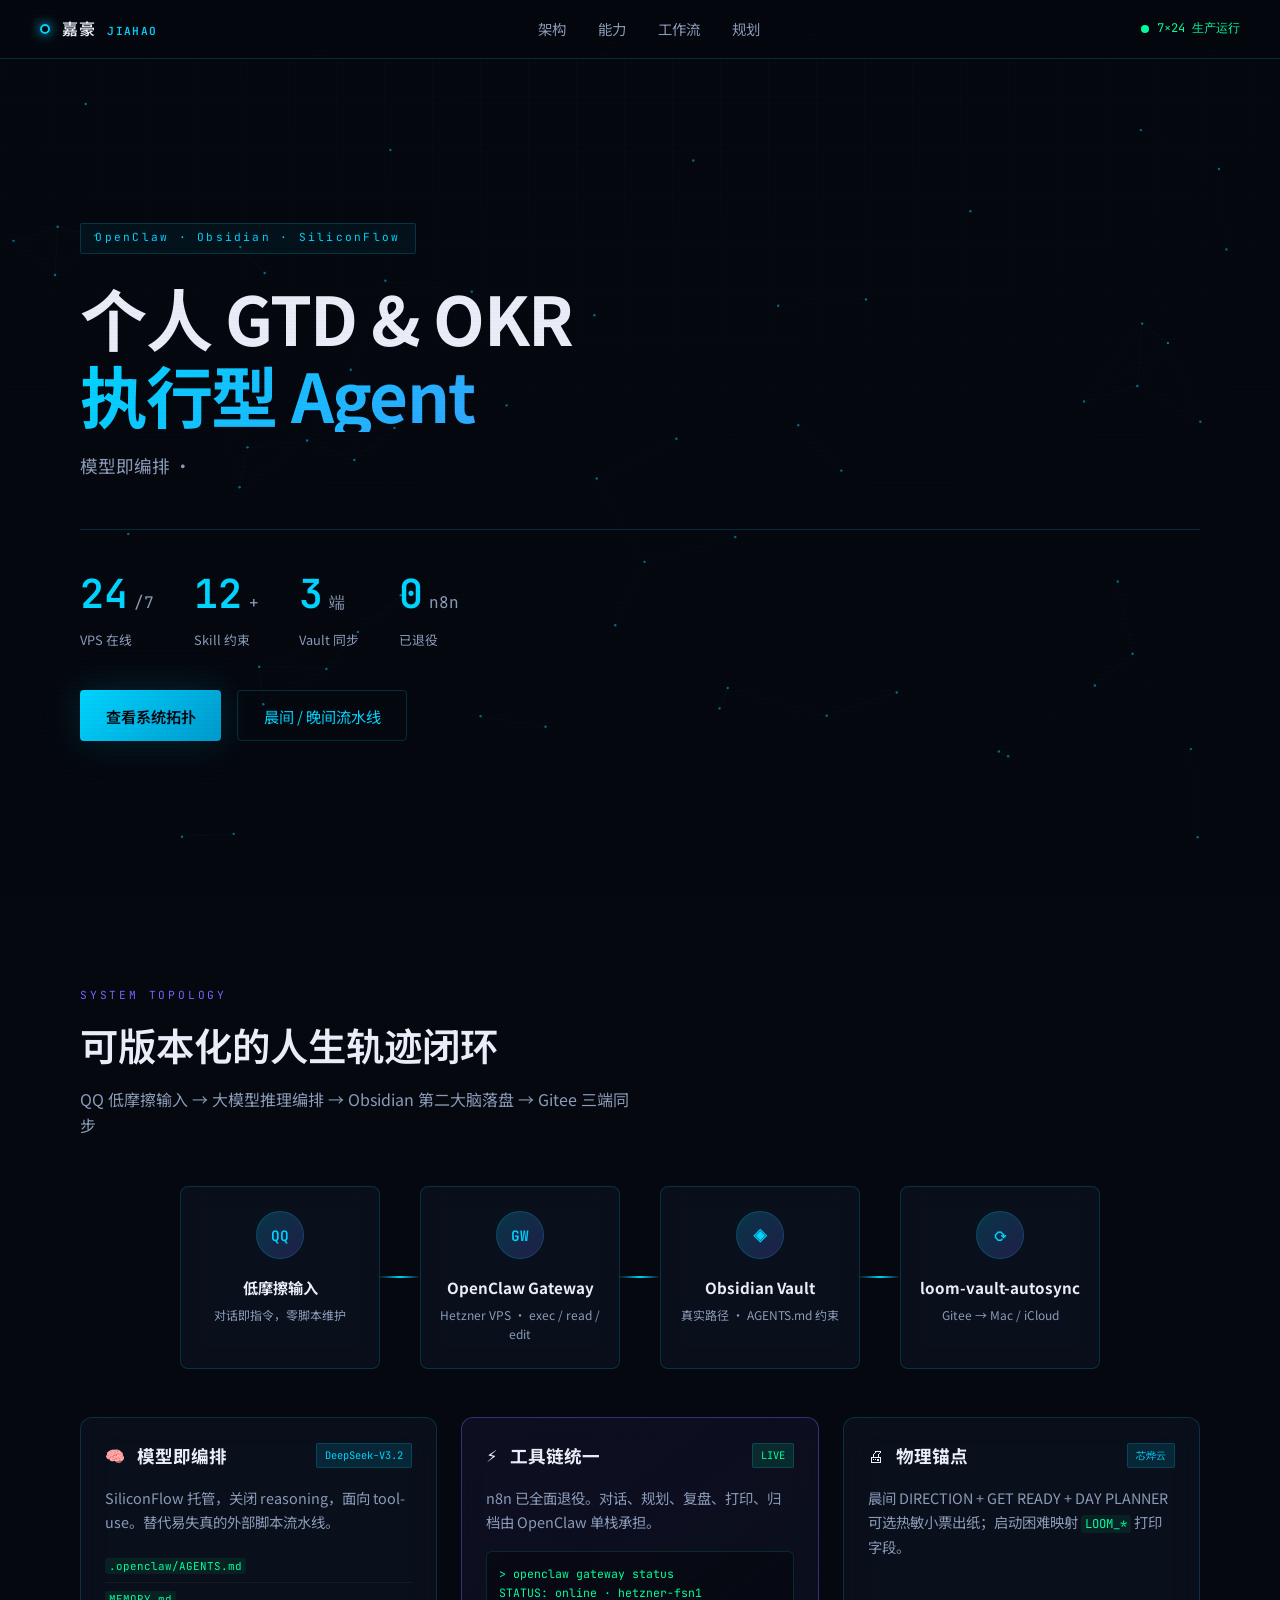
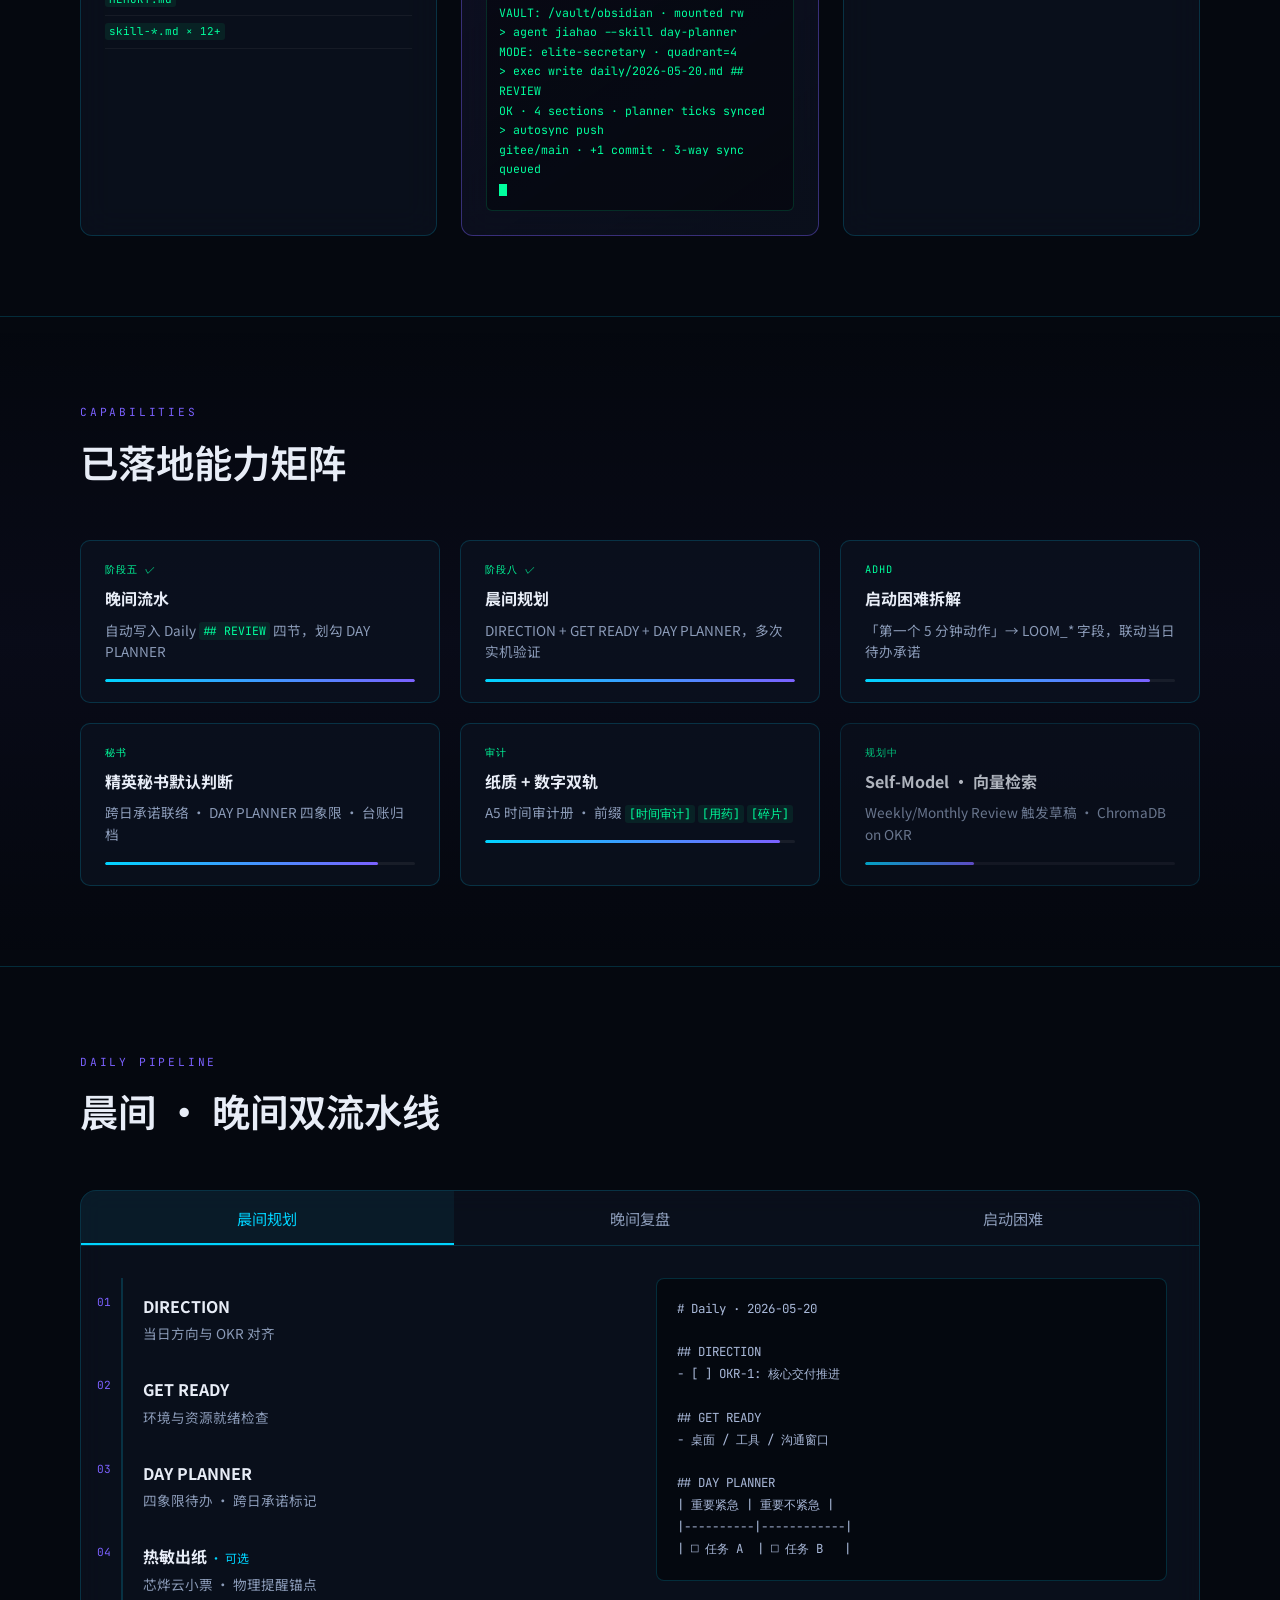
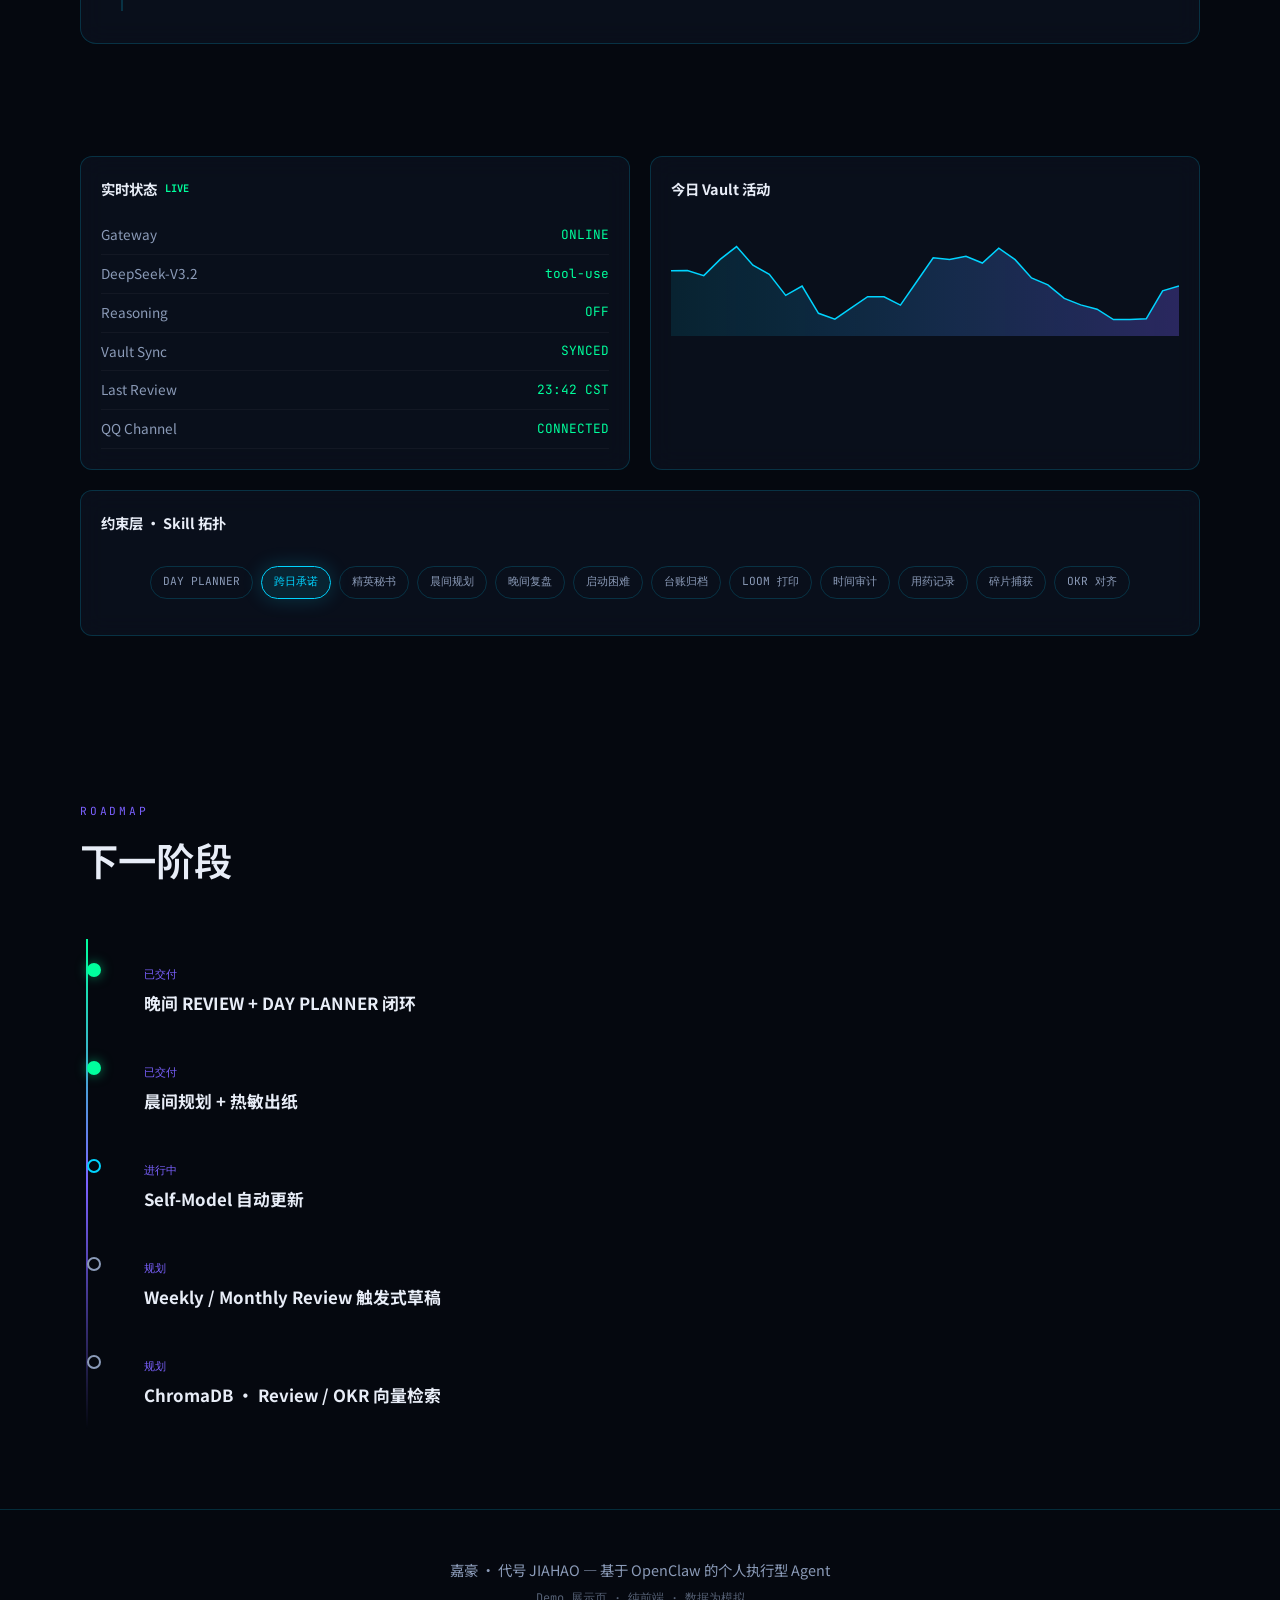
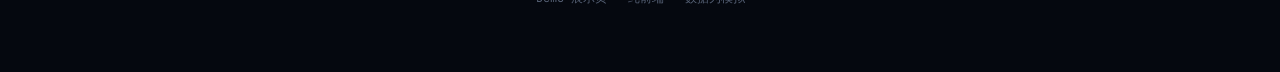
<file: demo/index.html>
<!DOCTYPE html>
<html lang="zh-CN">
<head>
  <meta charset="UTF-8" />
  <meta name="viewport" content="width=device-width, initial-scale=1.0" />
  <title>嘉豪 · OpenClaw GTD & OKR 执行型 Agent</title>
  <link rel="preconnect" href="https://fonts.googleapis.com" />
  <link rel="preconnect" href="https://fonts.gstatic.com" crossorigin />
  <link href="https://fonts.googleapis.com/css2?family=JetBrains+Mono:wght@400;500;600&family=Noto+Sans+SC:wght@300;400;500;600;700&display=swap" rel="stylesheet" />
  <link rel="stylesheet" href="styles.css" />
</head>
<body>
  <canvas id="particles" aria-hidden="true"></canvas>
  <div class="scanlines" aria-hidden="true"></div>
  <div class="grid-overlay" aria-hidden="true"></div>

  <nav class="nav">
    <div class="nav-brand">
      <span class="logo-ring"></span>
      <span class="logo-text">嘉豪 <em>JIAHAO</em></span>
    </div>
    <div class="nav-links">
      <a href="#architecture">架构</a>
      <a href="#capabilities">能力</a>
      <a href="#workflow">工作流</a>
      <a href="#roadmap">规划</a>
    </div>
    <div class="nav-status">
      <span class="pulse-dot"></span>
      <span>7×24 生产运行</span>
    </div>
  </nav>

  <header class="hero">
    <div class="hero-badge">OpenClaw · Obsidian · SiliconFlow</div>
    <h1 class="hero-title">
      <span class="title-line">个人 GTD &amp; OKR</span>
      <span class="title-line accent">执行型 Agent</span>
    </h1>
    <p class="hero-sub" id="typewriter"></p>
    <div class="hero-metrics">
      <div class="metric">
        <span class="metric-val" data-target="24">0</span>
        <span class="metric-unit">/7</span>
        <span class="metric-label">VPS 在线</span>
      </div>
      <div class="metric">
        <span class="metric-val" data-target="12">0</span>
        <span class="metric-unit">+</span>
        <span class="metric-label">Skill 约束</span>
      </div>
      <div class="metric">
        <span class="metric-val" data-target="3">0</span>
        <span class="metric-unit">端</span>
        <span class="metric-label">Vault 同步</span>
      </div>
      <div class="metric">
        <span class="metric-val" data-target="0">0</span>
        <span class="metric-unit">n8n</span>
        <span class="metric-label">已退役</span>
      </div>
    </div>
    <div class="hero-cta">
      <button class="btn primary" data-scroll="#architecture">查看系统拓扑</button>
      <button class="btn ghost" data-scroll="#workflow">晨间 / 晚间流水线</button>
    </div>
  </header>

  <section id="architecture" class="section">
    <div class="section-head">
      <span class="section-tag">SYSTEM TOPOLOGY</span>
      <h2>可版本化的人生轨迹闭环</h2>
      <p>QQ 低摩擦输入 → 大模型推理编排 → Obsidian 第二大脑落盘 → Gitee 三端同步</p>
    </div>

    <div class="topology">
      <div class="topo-node input" data-delay="0">
        <div class="node-icon">QQ</div>
        <h3>低摩擦输入</h3>
        <p>对话即指令，零脚本维护</p>
      </div>
      <div class="topo-flow" aria-hidden="true"><span class="flow-packet"></span></div>
      <div class="topo-node gateway" data-delay="1">
        <div class="node-icon">GW</div>
        <h3>OpenClaw Gateway</h3>
        <p>Hetzner VPS · exec / read / edit</p>
      </div>
      <div class="topo-flow" aria-hidden="true"><span class="flow-packet"></span></div>
      <div class="topo-node vault" data-delay="2">
        <div class="node-icon">◈</div>
        <h3>Obsidian Vault</h3>
        <p>真实路径 · AGENTS.md 约束</p>
      </div>
      <div class="topo-flow" aria-hidden="true"><span class="flow-packet"></span></div>
      <div class="topo-node sync" data-delay="3">
        <div class="node-icon">⟳</div>
        <h3>loom-vault-autosync</h3>
        <p>Gitee → Mac / iCloud</p>
      </div>
    </div>

    <div class="arch-grid">
      <article class="glass-card">
        <header>
          <span class="card-icon">🧠</span>
          <h3>模型即编排</h3>
          <span class="chip">DeepSeek-V3.2</span>
        </header>
        <p>SiliconFlow 托管，关闭 reasoning，面向 tool-use。替代易失真的外部脚本流水线。</p>
        <ul class="spec-list">
          <li><code>.openclaw/AGENTS.md</code></li>
          <li><code>MEMORY.md</code></li>
          <li><code>skill-*.md × 12+</code></li>
        </ul>
      </article>
      <article class="glass-card highlight">
        <header>
          <span class="card-icon">⚡</span>
          <h3>工具链统一</h3>
          <span class="chip live">LIVE</span>
        </header>
        <p>n8n 已全面退役。对话、规划、复盘、打印、归档由 OpenClaw 单栈承担。</p>
        <div class="mini-terminal" id="terminal"></div>
      </article>
      <article class="glass-card">
        <header>
          <span class="card-icon">🖨</span>
          <h3>物理锚点</h3>
          <span class="chip">芯烨云</span>
        </header>
        <p>晨间 DIRECTION + GET READY + DAY PLANNER 可选热敏小票出纸；启动困难映射 <code>LOOM_*</code> 打印字段。</p>
      </article>
    </div>
  </section>

  <section id="capabilities" class="section dark-panel">
    <div class="section-head">
      <span class="section-tag">CAPABILITIES</span>
      <h2>已落地能力矩阵</h2>
    </div>
    <div class="cap-matrix">
      <div class="cap-item" data-phase="5">
        <div class="cap-phase">阶段五 ✓</div>
        <h4>晚间流水</h4>
        <p>自动写入 Daily <code>## REVIEW</code> 四节，划勾 DAY PLANNER</p>
        <div class="cap-bar"><span style="width: 100%"></span></div>
      </div>
      <div class="cap-item" data-phase="8">
        <div class="cap-phase">阶段八 ✓</div>
        <h4>晨间规划</h4>
        <p>DIRECTION + GET READY + DAY PLANNER，多次实机验证</p>
        <div class="cap-bar"><span style="width: 100%"></span></div>
      </div>
      <div class="cap-item">
        <div class="cap-phase">ADHD</div>
        <h4>启动困难拆解</h4>
        <p>「第一个 5 分钟动作」→ LOOM_* 字段，联动当日待办承诺</p>
        <div class="cap-bar"><span style="width: 92%"></span></div>
      </div>
      <div class="cap-item">
        <div class="cap-phase">秘书</div>
        <h4>精英秘书默认判断</h4>
        <p>跨日承诺联络 · DAY PLANNER 四象限 · 台账归档</p>
        <div class="cap-bar"><span style="width: 88%"></span></div>
      </div>
      <div class="cap-item">
        <div class="cap-phase">审计</div>
        <h4>纸质 + 数字双轨</h4>
        <p>A5 时间审计册 · 前缀 <code>[时间审计]</code> <code>[用药]</code> <code>[碎片]</code></p>
        <div class="cap-bar"><span style="width: 95%"></span></div>
      </div>
      <div class="cap-item planned">
        <div class="cap-phase">规划中</div>
        <h4>Self-Model · 向量检索</h4>
        <p>Weekly/Monthly Review 触发草稿 · ChromaDB on OKR</p>
        <div class="cap-bar"><span style="width: 35%"></span></div>
      </div>
    </div>
  </section>

  <section id="workflow" class="section">
    <div class="section-head">
      <span class="section-tag">DAILY PIPELINE</span>
      <h2>晨间 · 晚间双流水线</h2>
    </div>
    <div class="pipeline-wrap">
      <div class="pipeline-tabs">
        <button class="tab active" data-tab="morning">晨间规划</button>
        <button class="tab" data-tab="evening">晚间复盘</button>
        <button class="tab" data-tab="friction">启动困难</button>
      </div>
      <div class="pipeline-panel active" id="panel-morning">
        <div class="pipeline-steps">
          <div class="step"><span>01</span><strong>DIRECTION</strong><p>当日方向与 OKR 对齐</p></div>
          <div class="step"><span>02</span><strong>GET READY</strong><p>环境与资源就绪检查</p></div>
          <div class="step"><span>03</span><strong>DAY PLANNER</strong><p>四象限待办 · 跨日承诺标记</p></div>
          <div class="step optional"><span>04</span><strong>热敏出纸</strong><p>芯烨云小票 · 物理提醒锚点</p></div>
        </div>
        <div class="mock-doc">
          <pre><code># Daily · 2026-05-20

## DIRECTION
- [ ] OKR-1: 核心交付推进

## GET READY
- 桌面 / 工具 / 沟通窗口

## DAY PLANNER
| 重要紧急 | 重要不紧急 |
|----------|------------|
| □ 任务 A  | □ 任务 B   |</code></pre>
        </div>
      </div>
      <div class="pipeline-panel" id="panel-evening">
        <div class="pipeline-steps">
          <div class="step"><span>01</span><strong>流水采集</strong><p>QQ 对话与当日行为归档</p></div>
          <div class="step"><span>02</span><strong>## REVIEW 四节</strong><p>自动写入 Daily 复盘结构</p></div>
          <div class="step"><span>03</span><strong>划勾 DAY PLANNER</strong><p>完成态回写 Vault</p></div>
          <div class="step"><span>04</span><strong>autosync commit</strong><p>Gitee 版本化轨迹</p></div>
        </div>
        <div class="mock-doc">
          <pre><code>## REVIEW
### 今日完成
- 阶段五流水线实测通过

### 未完成 / 结转
- 跨日承诺已标记联络

### 情绪与能量
- ...

### 明日种子
- ...</code></pre>
        </div>
      </div>
      <div class="pipeline-panel" id="panel-friction">
        <div class="pipeline-steps">
          <div class="step"><span>01</span><strong>识别阻滞</strong><p>用户描述「启动困难」场景</p></div>
          <div class="step"><span>02</span><strong>5 分钟动作</strong><p>拆解为可立即执行的最小动作</p></div>
          <div class="step"><span>03</span><strong>LOOM_* 映射</strong><p>打印字段 + 当日待办承诺联动</p></div>
        </div>
        <div class="receipt-preview">
          <div class="receipt">
            <p class="receipt-title">LOOM 启动锚点</p>
            <p class="receipt-line">第一个动作：打开 IDE，创建分支</p>
            <p class="receipt-line">承诺：14:00 前完成接口联调</p>
            <p class="receipt-dashed">————————</p>
            <p class="receipt-meta">芯烨云 · 热敏 58mm</p>
          </div>
        </div>
      </div>
    </div>
  </section>

  <section class="section hud-section">
    <div class="hud-grid">
      <div class="hud-panel">
        <h3>实时状态 <span class="blink">LIVE</span></h3>
        <div class="hud-rows" id="hud-status"></div>
      </div>
      <div class="hud-panel">
        <h3>今日 Vault 活动</h3>
        <canvas id="sparkline" width="400" height="120"></canvas>
      </div>
      <div class="hud-panel wide">
        <h3>约束层 · Skill 拓扑</h3>
        <div class="skill-orbit" id="skill-orbit"></div>
      </div>
    </div>
  </section>

  <section id="roadmap" class="section">
    <div class="section-head">
      <span class="section-tag">ROADMAP</span>
      <h2>下一阶段</h2>
    </div>
    <div class="roadmap-timeline">
      <div class="rm-item done">
        <div class="rm-dot"></div>
        <time>已交付</time>
        <h4>晚间 REVIEW + DAY PLANNER 闭环</h4>
      </div>
      <div class="rm-item done">
        <div class="rm-dot"></div>
        <time>已交付</time>
        <h4>晨间规划 + 热敏出纸</h4>
      </div>
      <div class="rm-item active">
        <div class="rm-dot"></div>
        <time>进行中</time>
        <h4>Self-Model 自动更新</h4>
      </div>
      <div class="rm-item">
        <div class="rm-dot"></div>
        <time>规划</time>
        <h4>Weekly / Monthly Review 触发式草稿</h4>
      </div>
      <div class="rm-item">
        <div class="rm-dot"></div>
        <time>规划</time>
        <h4>ChromaDB · Review / OKR 向量检索</h4>
      </div>
    </div>
  </section>

  <footer class="footer">
    <p>嘉豪 · 代号 JIAHAO — 基于 OpenClaw 的个人执行型 Agent</p>
    <p class="footer-sub">Demo 展示页 · 纯前端 · 数据为模拟</p>
  </footer>

  <script src="app.js"></script>
</body>
</html>
</file>
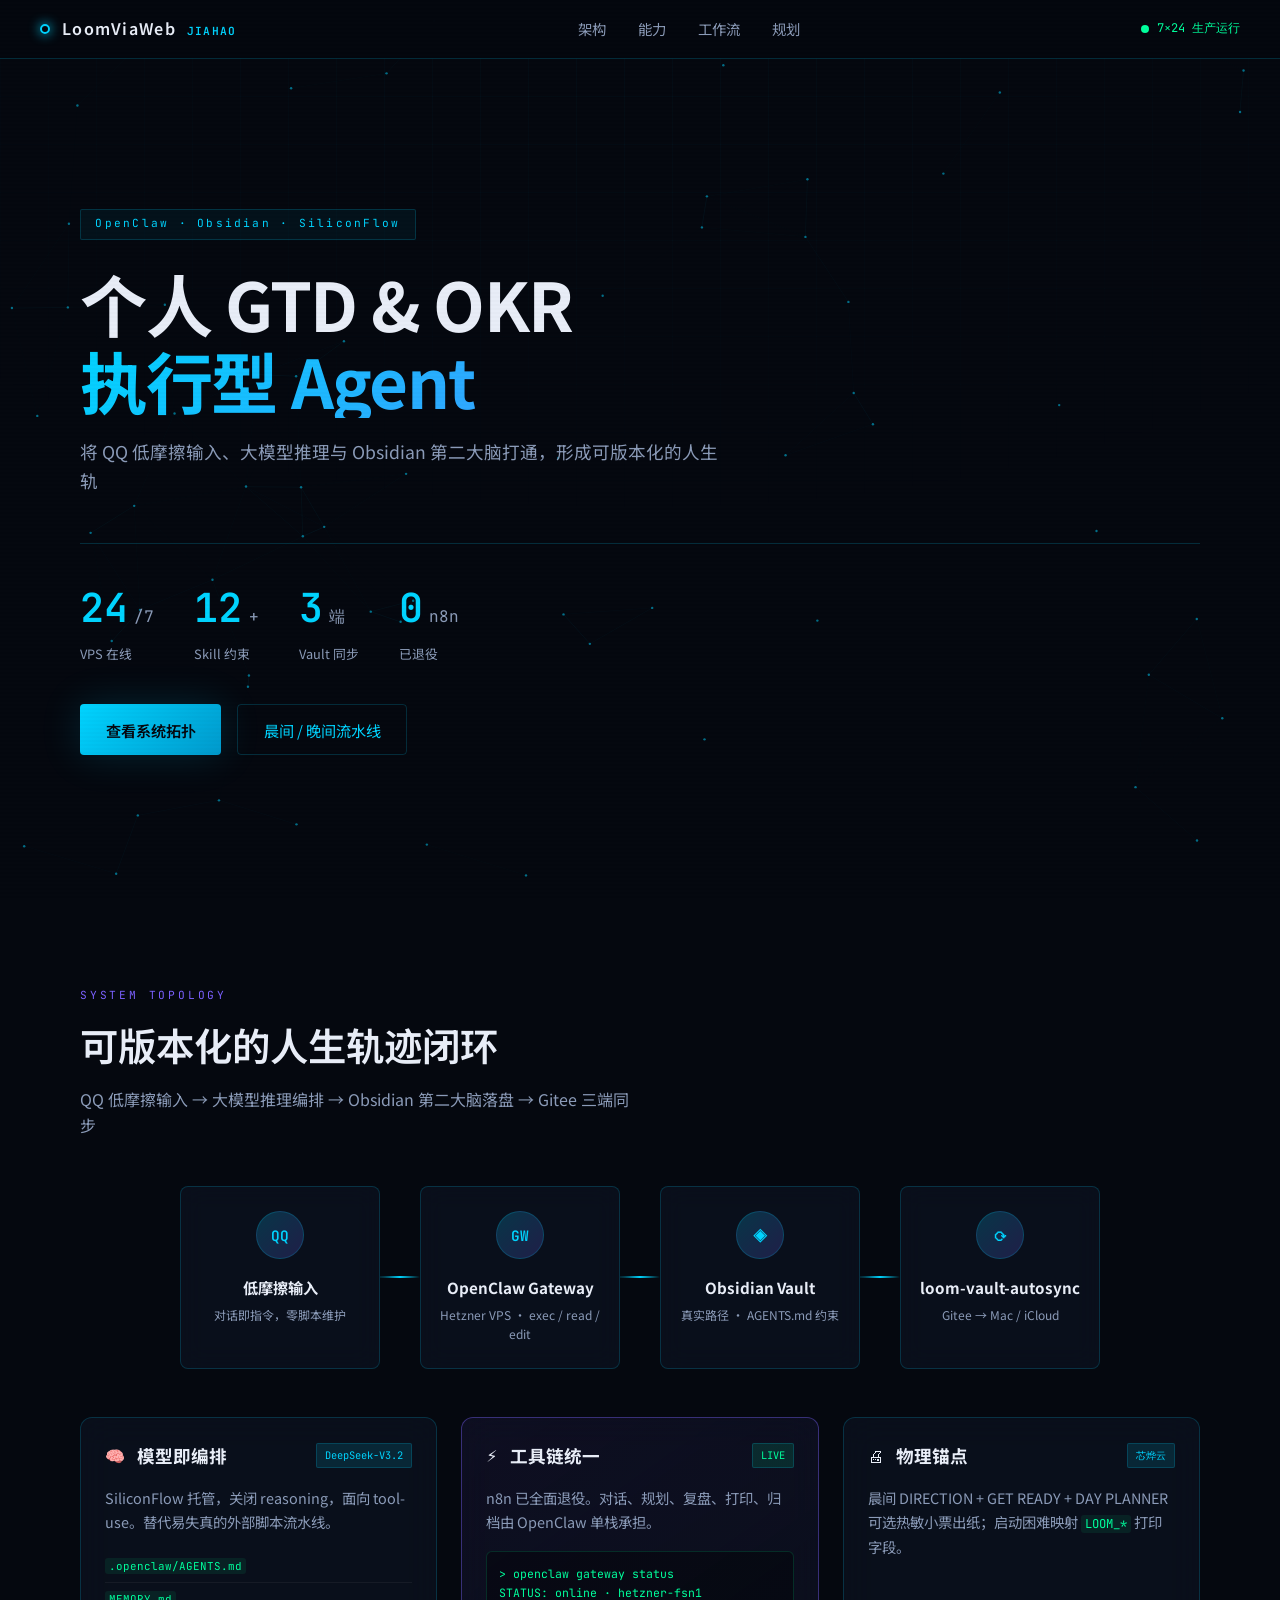
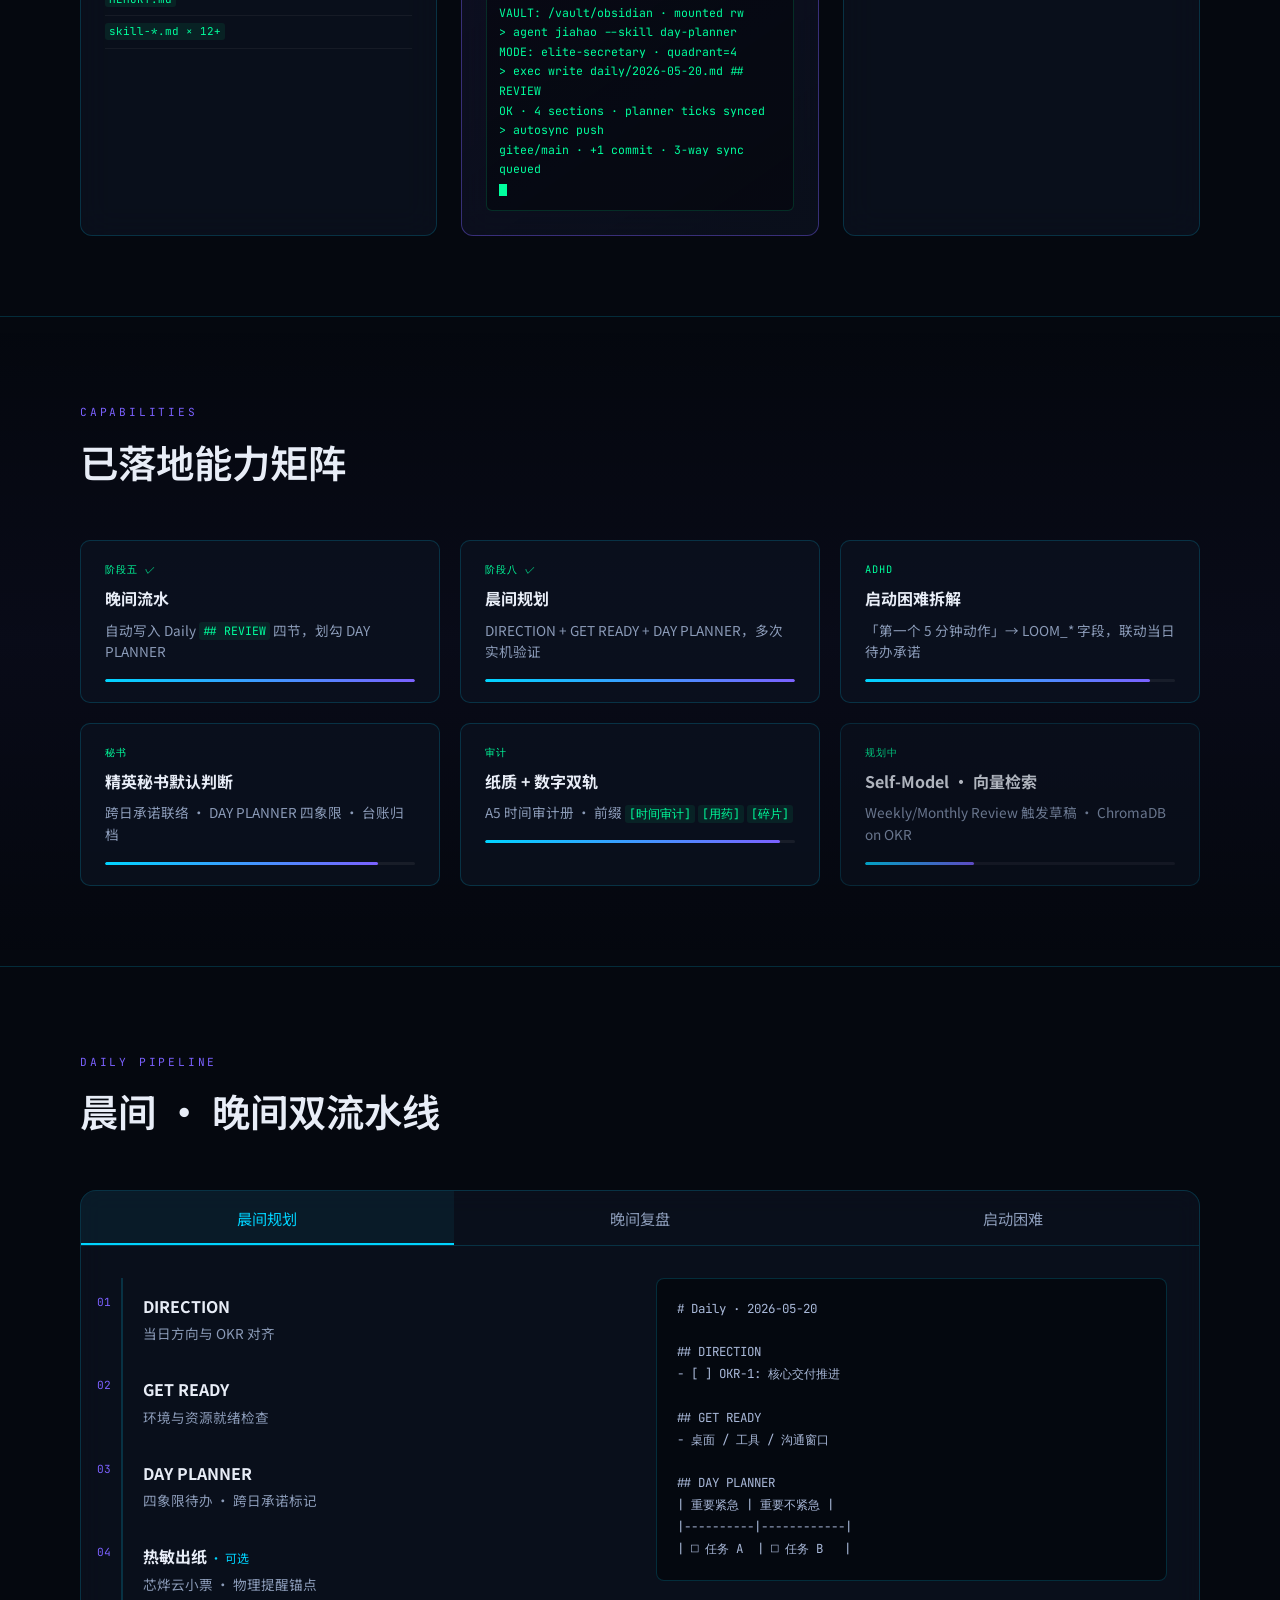
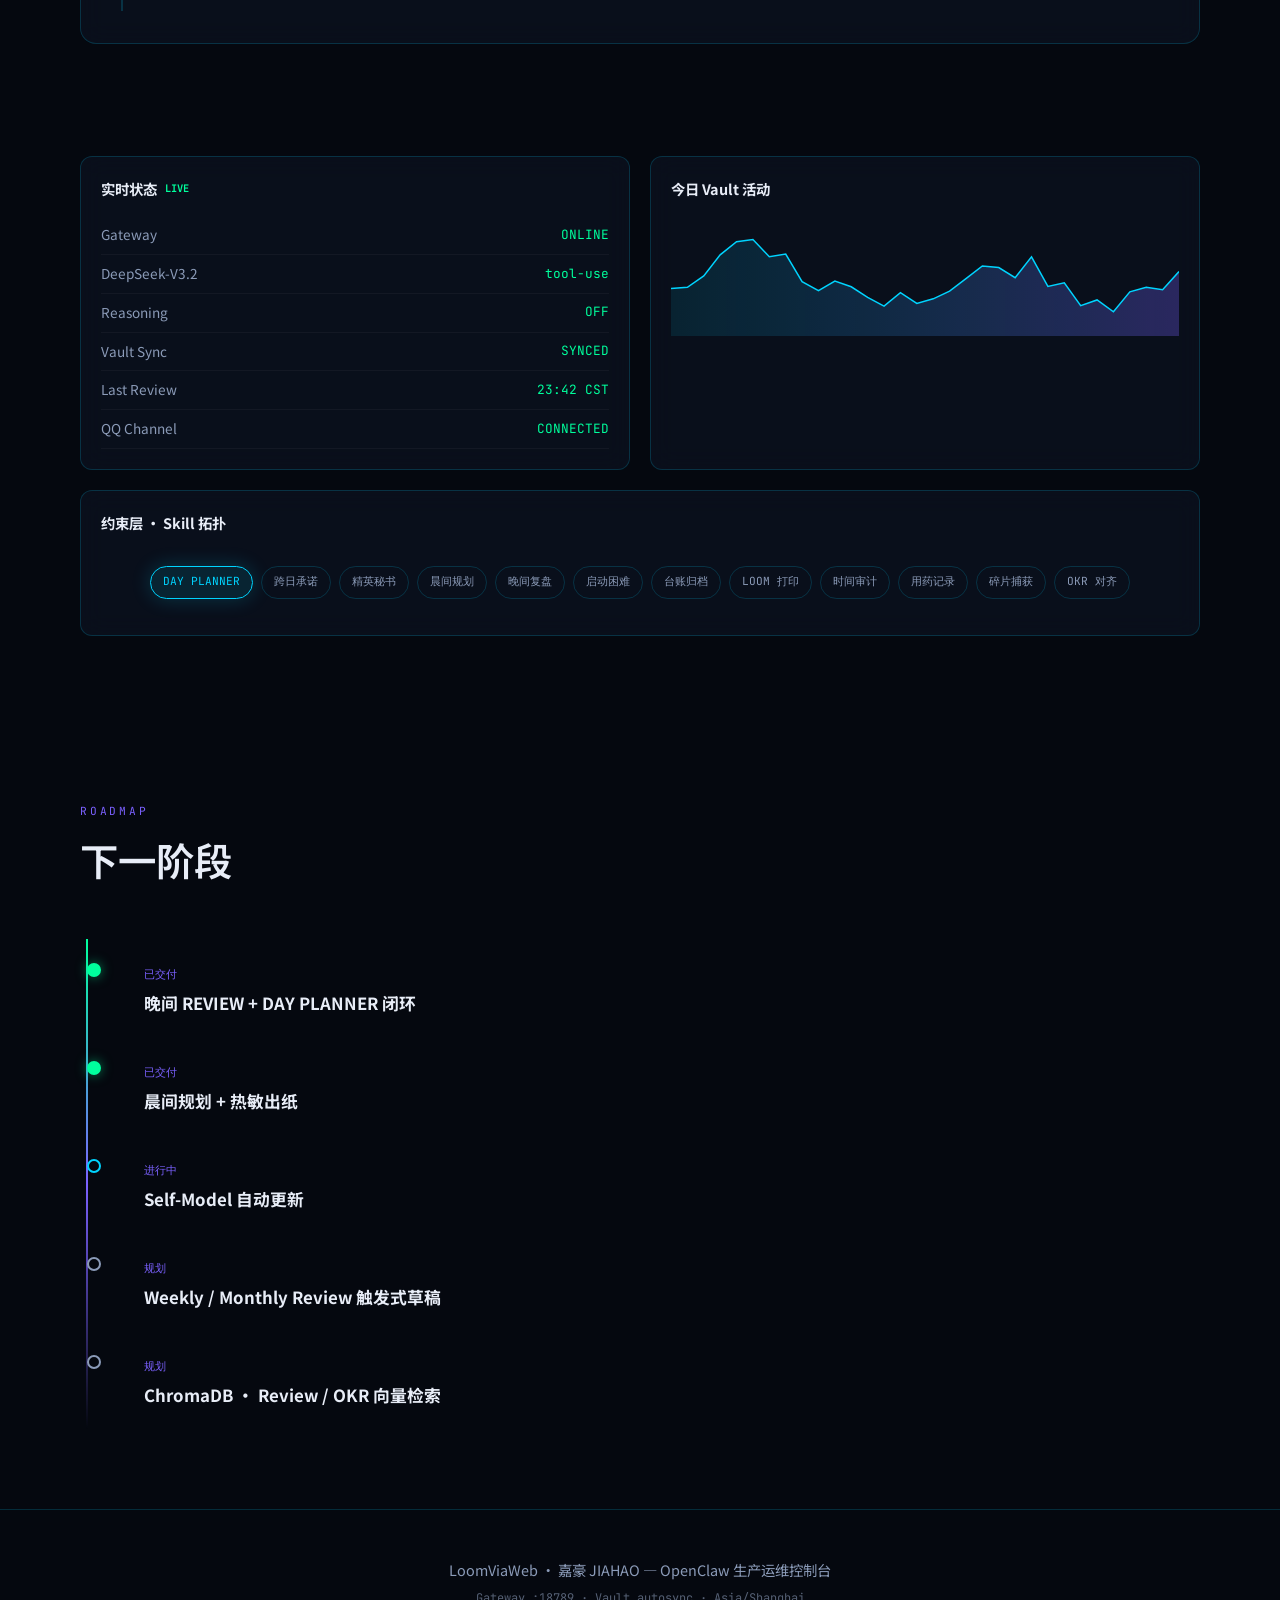
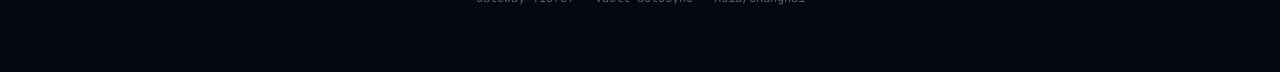
<file: web/index.html>
<!DOCTYPE html>
<html lang="zh-CN">
<head>
  <meta charset="UTF-8" />
  <meta name="viewport" content="width=device-width, initial-scale=1.0" />
  <title>LoomViaWeb · 嘉豪 JIAHAO 运维控制台</title>
  <link rel="preconnect" href="https://fonts.googleapis.com" />
  <link rel="preconnect" href="https://fonts.gstatic.com" crossorigin />
  <link href="https://fonts.googleapis.com/css2?family=JetBrains+Mono:wght@400;500;600&family=Noto+Sans+SC:wght@300;400;500;600;700&display=swap" rel="stylesheet" />
  <link rel="stylesheet" href="styles.css" />
</head>
<body>
  <canvas id="particles" aria-hidden="true"></canvas>
  <div class="scanlines" aria-hidden="true"></div>
  <div class="grid-overlay" aria-hidden="true"></div>

  <nav class="nav">
    <div class="nav-brand">
      <span class="logo-ring"></span>
      <span class="logo-text">LoomViaWeb <em>JIAHAO</em></span>
    </div>
    <div class="nav-links">
      <a href="#architecture">架构</a>
      <a href="#capabilities">能力</a>
      <a href="#workflow">工作流</a>
      <a href="#roadmap">规划</a>
    </div>
    <div class="nav-status">
      <span class="pulse-dot"></span>
      <span>7×24 生产运行</span>
    </div>
  </nav>

  <header class="hero">
    <div class="hero-badge">OpenClaw · Obsidian · SiliconFlow</div>
    <h1 class="hero-title">
      <span class="title-line">个人 GTD &amp; OKR</span>
      <span class="title-line accent">执行型 Agent</span>
    </h1>
    <p class="hero-sub" id="typewriter"></p>
    <div class="hero-metrics">
      <div class="metric">
        <span class="metric-val" data-target="24">0</span>
        <span class="metric-unit">/7</span>
        <span class="metric-label">VPS 在线</span>
      </div>
      <div class="metric">
        <span class="metric-val" data-target="12">0</span>
        <span class="metric-unit">+</span>
        <span class="metric-label">Skill 约束</span>
      </div>
      <div class="metric">
        <span class="metric-val" data-target="3">0</span>
        <span class="metric-unit">端</span>
        <span class="metric-label">Vault 同步</span>
      </div>
      <div class="metric">
        <span class="metric-val" data-target="0">0</span>
        <span class="metric-unit">n8n</span>
        <span class="metric-label">已退役</span>
      </div>
    </div>
    <div class="hero-cta">
      <button class="btn primary" data-scroll="#architecture">查看系统拓扑</button>
      <button class="btn ghost" data-scroll="#workflow">晨间 / 晚间流水线</button>
    </div>
  </header>

  <section id="architecture" class="section">
    <div class="section-head">
      <span class="section-tag">SYSTEM TOPOLOGY</span>
      <h2>可版本化的人生轨迹闭环</h2>
      <p>QQ 低摩擦输入 → 大模型推理编排 → Obsidian 第二大脑落盘 → Gitee 三端同步</p>
    </div>

    <div class="topology">
      <div class="topo-node input" data-delay="0">
        <div class="node-icon">QQ</div>
        <h3>低摩擦输入</h3>
        <p>对话即指令，零脚本维护</p>
      </div>
      <div class="topo-flow" aria-hidden="true"><span class="flow-packet"></span></div>
      <div class="topo-node gateway" data-delay="1">
        <div class="node-icon">GW</div>
        <h3>OpenClaw Gateway</h3>
        <p>Hetzner VPS · exec / read / edit</p>
      </div>
      <div class="topo-flow" aria-hidden="true"><span class="flow-packet"></span></div>
      <div class="topo-node vault" data-delay="2">
        <div class="node-icon">◈</div>
        <h3>Obsidian Vault</h3>
        <p>真实路径 · AGENTS.md 约束</p>
      </div>
      <div class="topo-flow" aria-hidden="true"><span class="flow-packet"></span></div>
      <div class="topo-node sync" data-delay="3">
        <div class="node-icon">⟳</div>
        <h3>loom-vault-autosync</h3>
        <p>Gitee → Mac / iCloud</p>
      </div>
    </div>

    <div class="arch-grid">
      <article class="glass-card">
        <header>
          <span class="card-icon">🧠</span>
          <h3>模型即编排</h3>
          <span class="chip">DeepSeek-V3.2</span>
        </header>
        <p>SiliconFlow 托管，关闭 reasoning，面向 tool-use。替代易失真的外部脚本流水线。</p>
        <ul class="spec-list">
          <li><code>.openclaw/AGENTS.md</code></li>
          <li><code>MEMORY.md</code></li>
          <li><code>skill-*.md × 12+</code></li>
        </ul>
      </article>
      <article class="glass-card highlight">
        <header>
          <span class="card-icon">⚡</span>
          <h3>工具链统一</h3>
          <span class="chip live">LIVE</span>
        </header>
        <p>n8n 已全面退役。对话、规划、复盘、打印、归档由 OpenClaw 单栈承担。</p>
        <div class="mini-terminal" id="terminal"></div>
      </article>
      <article class="glass-card">
        <header>
          <span class="card-icon">🖨</span>
          <h3>物理锚点</h3>
          <span class="chip">芯烨云</span>
        </header>
        <p>晨间 DIRECTION + GET READY + DAY PLANNER 可选热敏小票出纸；启动困难映射 <code>LOOM_*</code> 打印字段。</p>
      </article>
    </div>
  </section>

  <section id="capabilities" class="section dark-panel">
    <div class="section-head">
      <span class="section-tag">CAPABILITIES</span>
      <h2>已落地能力矩阵</h2>
    </div>
    <div class="cap-matrix">
      <div class="cap-item" data-phase="5">
        <div class="cap-phase">阶段五 ✓</div>
        <h4>晚间流水</h4>
        <p>自动写入 Daily <code>## REVIEW</code> 四节，划勾 DAY PLANNER</p>
        <div class="cap-bar"><span style="width: 100%"></span></div>
      </div>
      <div class="cap-item" data-phase="8">
        <div class="cap-phase">阶段八 ✓</div>
        <h4>晨间规划</h4>
        <p>DIRECTION + GET READY + DAY PLANNER，多次实机验证</p>
        <div class="cap-bar"><span style="width: 100%"></span></div>
      </div>
      <div class="cap-item">
        <div class="cap-phase">ADHD</div>
        <h4>启动困难拆解</h4>
        <p>「第一个 5 分钟动作」→ LOOM_* 字段，联动当日待办承诺</p>
        <div class="cap-bar"><span style="width: 92%"></span></div>
      </div>
      <div class="cap-item">
        <div class="cap-phase">秘书</div>
        <h4>精英秘书默认判断</h4>
        <p>跨日承诺联络 · DAY PLANNER 四象限 · 台账归档</p>
        <div class="cap-bar"><span style="width: 88%"></span></div>
      </div>
      <div class="cap-item">
        <div class="cap-phase">审计</div>
        <h4>纸质 + 数字双轨</h4>
        <p>A5 时间审计册 · 前缀 <code>[时间审计]</code> <code>[用药]</code> <code>[碎片]</code></p>
        <div class="cap-bar"><span style="width: 95%"></span></div>
      </div>
      <div class="cap-item planned">
        <div class="cap-phase">规划中</div>
        <h4>Self-Model · 向量检索</h4>
        <p>Weekly/Monthly Review 触发草稿 · ChromaDB on OKR</p>
        <div class="cap-bar"><span style="width: 35%"></span></div>
      </div>
    </div>
  </section>

  <section id="workflow" class="section">
    <div class="section-head">
      <span class="section-tag">DAILY PIPELINE</span>
      <h2>晨间 · 晚间双流水线</h2>
    </div>
    <div class="pipeline-wrap">
      <div class="pipeline-tabs">
        <button class="tab active" data-tab="morning">晨间规划</button>
        <button class="tab" data-tab="evening">晚间复盘</button>
        <button class="tab" data-tab="friction">启动困难</button>
      </div>
      <div class="pipeline-panel active" id="panel-morning">
        <div class="pipeline-steps">
          <div class="step"><span>01</span><strong>DIRECTION</strong><p>当日方向与 OKR 对齐</p></div>
          <div class="step"><span>02</span><strong>GET READY</strong><p>环境与资源就绪检查</p></div>
          <div class="step"><span>03</span><strong>DAY PLANNER</strong><p>四象限待办 · 跨日承诺标记</p></div>
          <div class="step optional"><span>04</span><strong>热敏出纸</strong><p>芯烨云小票 · 物理提醒锚点</p></div>
        </div>
        <div class="mock-doc">
          <pre><code># Daily · 2026-05-20

## DIRECTION
- [ ] OKR-1: 核心交付推进

## GET READY
- 桌面 / 工具 / 沟通窗口

## DAY PLANNER
| 重要紧急 | 重要不紧急 |
|----------|------------|
| □ 任务 A  | □ 任务 B   |</code></pre>
        </div>
      </div>
      <div class="pipeline-panel" id="panel-evening">
        <div class="pipeline-steps">
          <div class="step"><span>01</span><strong>流水采集</strong><p>QQ 对话与当日行为归档</p></div>
          <div class="step"><span>02</span><strong>## REVIEW 四节</strong><p>自动写入 Daily 复盘结构</p></div>
          <div class="step"><span>03</span><strong>划勾 DAY PLANNER</strong><p>完成态回写 Vault</p></div>
          <div class="step"><span>04</span><strong>autosync commit</strong><p>Gitee 版本化轨迹</p></div>
        </div>
        <div class="mock-doc">
          <pre><code>## REVIEW
### 今日完成
- 阶段五流水线实测通过

### 未完成 / 结转
- 跨日承诺已标记联络

### 情绪与能量
- ...

### 明日种子
- ...</code></pre>
        </div>
      </div>
      <div class="pipeline-panel" id="panel-friction">
        <div class="pipeline-steps">
          <div class="step"><span>01</span><strong>识别阻滞</strong><p>用户描述「启动困难」场景</p></div>
          <div class="step"><span>02</span><strong>5 分钟动作</strong><p>拆解为可立即执行的最小动作</p></div>
          <div class="step"><span>03</span><strong>LOOM_* 映射</strong><p>打印字段 + 当日待办承诺联动</p></div>
        </div>
        <div class="receipt-preview">
          <div class="receipt">
            <p class="receipt-title">LOOM 启动锚点</p>
            <p class="receipt-line">第一个动作：打开 IDE，创建分支</p>
            <p class="receipt-line">承诺：14:00 前完成接口联调</p>
            <p class="receipt-dashed">————————</p>
            <p class="receipt-meta">芯烨云 · 热敏 58mm</p>
          </div>
        </div>
      </div>
    </div>
  </section>

  <section class="section hud-section">
    <div class="hud-grid">
      <div class="hud-panel">
        <h3>实时状态 <span class="blink">LIVE</span></h3>
        <div class="hud-rows" id="hud-status"></div>
      </div>
      <div class="hud-panel">
        <h3>今日 Vault 活动</h3>
        <canvas id="sparkline" width="400" height="120"></canvas>
      </div>
      <div class="hud-panel wide">
        <h3>约束层 · Skill 拓扑</h3>
        <div class="skill-orbit" id="skill-orbit"></div>
      </div>
    </div>
  </section>

  <section id="roadmap" class="section">
    <div class="section-head">
      <span class="section-tag">ROADMAP</span>
      <h2>下一阶段</h2>
    </div>
    <div class="roadmap-timeline">
      <div class="rm-item done">
        <div class="rm-dot"></div>
        <time>已交付</time>
        <h4>晚间 REVIEW + DAY PLANNER 闭环</h4>
      </div>
      <div class="rm-item done">
        <div class="rm-dot"></div>
        <time>已交付</time>
        <h4>晨间规划 + 热敏出纸</h4>
      </div>
      <div class="rm-item active">
        <div class="rm-dot"></div>
        <time>进行中</time>
        <h4>Self-Model 自动更新</h4>
      </div>
      <div class="rm-item">
        <div class="rm-dot"></div>
        <time>规划</time>
        <h4>Weekly / Monthly Review 触发式草稿</h4>
      </div>
      <div class="rm-item">
        <div class="rm-dot"></div>
        <time>规划</time>
        <h4>ChromaDB · Review / OKR 向量检索</h4>
      </div>
    </div>
  </section>

  <footer class="footer">
    <p>LoomViaWeb · 嘉豪 JIAHAO — OpenClaw 生产运维控制台</p>
    <p class="footer-sub">Gateway :18789 · Vault autosync · Asia/Shanghai</p>
  </footer>

  <script src="app.js"></script>
</body>
</html>
</file>
<file: demo/styles.css>
:root {
  --bg: #05080f;
  --bg-panel: rgba(12, 18, 32, 0.72);
  --border: rgba(0, 212, 255, 0.18);
  --accent: #00d4ff;
  --accent2: #7b61ff;
  --accent3: #00ff9d;
  --text: #e8edf7;
  --text-muted: #8b9bb8;
  --glow: 0 0 40px rgba(0, 212, 255, 0.15);
  --font: "Noto Sans SC", system-ui, sans-serif;
  --mono: "JetBrains Mono", monospace;
}

*, *::before, *::after { box-sizing: border-box; margin: 0; padding: 0; }

html { scroll-behavior: smooth; }

body {
  font-family: var(--font);
  background: var(--bg);
  color: var(--text);
  min-height: 100vh;
  overflow-x: hidden;
  line-height: 1.6;
}

#particles {
  position: fixed;
  inset: 0;
  z-index: 0;
  pointer-events: none;
}

.grid-overlay {
  position: fixed;
  inset: 0;
  z-index: 0;
  pointer-events: none;
  background-image:
    linear-gradient(rgba(0, 212, 255, 0.03) 1px, transparent 1px),
    linear-gradient(90deg, rgba(0, 212, 255, 0.03) 1px, transparent 1px);
  background-size: 48px 48px;
  mask-image: radial-gradient(ellipse 80% 60% at 50% 0%, black, transparent);
}

.scanlines {
  position: fixed;
  inset: 0;
  z-index: 9999;
  pointer-events: none;
  background: repeating-linear-gradient(
    0deg,
    transparent,
    transparent 2px,
    rgba(0, 0, 0, 0.03) 2px,
    rgba(0, 0, 0, 0.03) 4px
  );
  opacity: 0.4;
}

/* Nav */
.nav {
  position: fixed;
  top: 0;
  left: 0;
  right: 0;
  z-index: 100;
  display: flex;
  align-items: center;
  justify-content: space-between;
  padding: 1rem 2.5rem;
  background: rgba(5, 8, 15, 0.85);
  backdrop-filter: blur(16px);
  border-bottom: 1px solid var(--border);
}

.nav-brand {
  display: flex;
  align-items: center;
  gap: 0.75rem;
  font-weight: 600;
  letter-spacing: 0.08em;
}

.logo-ring {
  width: 10px;
  height: 10px;
  border: 2px solid var(--accent);
  border-radius: 50%;
  box-shadow: 0 0 12px var(--accent);
  animation: pulse-ring 2s ease infinite;
}

.logo-text em {
  font-style: normal;
  font-family: var(--mono);
  font-size: 0.7em;
  color: var(--accent);
  margin-left: 0.35rem;
}

.nav-links {
  display: flex;
  gap: 2rem;
}

.nav-links a {
  color: var(--text-muted);
  text-decoration: none;
  font-size: 0.9rem;
  transition: color 0.2s;
}

.nav-links a:hover { color: var(--accent); }

.nav-status {
  display: flex;
  align-items: center;
  gap: 0.5rem;
  font-family: var(--mono);
  font-size: 0.75rem;
  color: var(--accent3);
}

.pulse-dot {
  width: 8px;
  height: 8px;
  background: var(--accent3);
  border-radius: 50%;
  animation: pulse-dot 1.5s ease infinite;
}

@keyframes pulse-ring {
  0%, 100% { transform: scale(1); opacity: 1; }
  50% { transform: scale(1.2); opacity: 0.6; }
}

@keyframes pulse-dot {
  0%, 100% { box-shadow: 0 0 0 0 rgba(0, 255, 157, 0.6); }
  50% { box-shadow: 0 0 0 8px rgba(0, 255, 157, 0); }
}

/* Hero */
.hero {
  position: relative;
  z-index: 1;
  min-height: 100vh;
  display: flex;
  flex-direction: column;
  justify-content: center;
  padding: 8rem 2.5rem 4rem;
  max-width: 1200px;
  margin: 0 auto;
}

.hero-badge {
  display: inline-block;
  width: fit-content;
  font-family: var(--mono);
  font-size: 0.7rem;
  letter-spacing: 0.2em;
  color: var(--accent);
  border: 1px solid var(--border);
  padding: 0.35rem 0.9rem;
  border-radius: 2px;
  margin-bottom: 1.5rem;
  background: rgba(0, 212, 255, 0.05);
}

.hero-title {
  font-size: clamp(2.5rem, 6vw, 4.2rem);
  font-weight: 700;
  line-height: 1.15;
  letter-spacing: -0.02em;
}

.title-line { display: block; }

.title-line.accent {
  background: linear-gradient(135deg, var(--accent), var(--accent2));
  -webkit-background-clip: text;
  -webkit-text-fill-color: transparent;
  background-clip: text;
}

.hero-sub {
  margin-top: 1.25rem;
  font-size: 1.1rem;
  color: var(--text-muted);
  max-width: 640px;
  min-height: 1.6em;
}

.hero-metrics {
  display: flex;
  flex-wrap: wrap;
  gap: 2.5rem;
  margin-top: 3rem;
  padding-top: 2rem;
  border-top: 1px solid var(--border);
}

.metric-val {
  font-family: var(--mono);
  font-size: 2.5rem;
  font-weight: 600;
  color: var(--accent);
}

.metric-unit {
  font-family: var(--mono);
  font-size: 1rem;
  color: var(--text-muted);
  margin-left: 0.15rem;
}

.metric-label {
  display: block;
  font-size: 0.8rem;
  color: var(--text-muted);
  margin-top: 0.25rem;
}

.hero-cta {
  display: flex;
  gap: 1rem;
  margin-top: 2.5rem;
  flex-wrap: wrap;
}

.btn {
  font-family: var(--font);
  font-size: 0.95rem;
  padding: 0.85rem 1.6rem;
  border-radius: 4px;
  cursor: pointer;
  transition: all 0.25s;
  border: none;
}

.btn.primary {
  background: linear-gradient(135deg, var(--accent), #0099cc);
  color: var(--bg);
  font-weight: 600;
  box-shadow: var(--glow);
}

.btn.primary:hover {
  transform: translateY(-2px);
  box-shadow: 0 0 50px rgba(0, 212, 255, 0.35);
}

.btn.ghost {
  background: transparent;
  color: var(--accent);
  border: 1px solid var(--border);
}

.btn.ghost:hover {
  background: rgba(0, 212, 255, 0.08);
  border-color: var(--accent);
}

/* Sections */
.section {
  position: relative;
  z-index: 1;
  max-width: 1200px;
  margin: 0 auto;
  padding: 5rem 2.5rem;
}

.section-head {
  margin-bottom: 3rem;
}

.section-tag {
  font-family: var(--mono);
  font-size: 0.7rem;
  letter-spacing: 0.25em;
  color: var(--accent2);
}

.section-head h2 {
  font-size: clamp(1.8rem, 4vw, 2.4rem);
  margin-top: 0.5rem;
  font-weight: 600;
}

.section-head p {
  color: var(--text-muted);
  margin-top: 0.75rem;
  max-width: 560px;
}

/* Topology */
.topology {
  display: flex;
  align-items: stretch;
  flex-wrap: wrap;
  justify-content: center;
  gap: 0;
  margin-bottom: 3rem;
}

.topo-node {
  flex: 1 1 160px;
  max-width: 200px;
  padding: 1.5rem 1rem;
  text-align: center;
  background: var(--bg-panel);
  border: 1px solid var(--border);
  border-radius: 8px;
  backdrop-filter: blur(12px);
  opacity: 0;
  transform: translateY(20px);
  transition: opacity 0.6s, transform 0.6s, border-color 0.3s, box-shadow 0.3s;
}

.topo-node.visible {
  opacity: 1;
  transform: translateY(0);
}

.topo-node:hover {
  border-color: var(--accent);
  box-shadow: var(--glow);
}

.node-icon {
  width: 48px;
  height: 48px;
  margin: 0 auto 1rem;
  display: flex;
  align-items: center;
  justify-content: center;
  font-family: var(--mono);
  font-weight: 600;
  font-size: 0.9rem;
  border-radius: 50%;
  background: linear-gradient(135deg, rgba(0, 212, 255, 0.2), rgba(123, 97, 255, 0.2));
  border: 1px solid var(--border);
  color: var(--accent);
}

.topo-node h3 { font-size: 0.95rem; margin-bottom: 0.35rem; }
.topo-node p { font-size: 0.75rem; color: var(--text-muted); }

.topo-flow {
  flex: 0 0 40px;
  align-self: center;
  height: 2px;
  background: linear-gradient(90deg, transparent, var(--accent), transparent);
  position: relative;
  overflow: hidden;
}

.flow-packet {
  position: absolute;
  width: 8px;
  height: 8px;
  background: var(--accent);
  border-radius: 50%;
  top: -3px;
  left: -10px;
  box-shadow: 0 0 12px var(--accent);
  animation: flow-move 2s linear infinite;
}

@keyframes flow-move {
  0% { left: -10px; opacity: 0; }
  10% { opacity: 1; }
  90% { opacity: 1; }
  100% { left: 100%; opacity: 0; }
}

.arch-grid {
  display: grid;
  grid-template-columns: repeat(auto-fit, minmax(280px, 1fr));
  gap: 1.5rem;
}

.glass-card {
  background: var(--bg-panel);
  border: 1px solid var(--border);
  border-radius: 12px;
  padding: 1.5rem;
  backdrop-filter: blur(16px);
  transition: transform 0.3s, border-color 0.3s;
}

.glass-card:hover {
  transform: translateY(-4px);
  border-color: rgba(0, 212, 255, 0.35);
}

.glass-card.highlight {
  border-color: rgba(123, 97, 255, 0.4);
  background: linear-gradient(145deg, rgba(123, 97, 255, 0.08), var(--bg-panel));
}

.glass-card header {
  display: flex;
  align-items: center;
  gap: 0.75rem;
  flex-wrap: wrap;
  margin-bottom: 1rem;
}

.glass-card h3 { font-size: 1.1rem; flex: 1; }

.chip {
  font-family: var(--mono);
  font-size: 0.65rem;
  padding: 0.2rem 0.5rem;
  border-radius: 2px;
  background: rgba(0, 212, 255, 0.12);
  color: var(--accent);
  border: 1px solid var(--border);
}

.chip.live {
  background: rgba(0, 255, 157, 0.12);
  color: var(--accent3);
  animation: blink-chip 2s ease infinite;
}

@keyframes blink-chip {
  0%, 100% { opacity: 1; }
  50% { opacity: 0.6; }
}

.glass-card p {
  font-size: 0.9rem;
  color: var(--text-muted);
  line-height: 1.7;
}

.spec-list {
  list-style: none;
  margin-top: 1rem;
}

.spec-list li {
  font-family: var(--mono);
  font-size: 0.8rem;
  color: var(--accent);
  padding: 0.35rem 0;
  border-bottom: 1px solid rgba(255,255,255,0.05);
}

code {
  font-family: var(--mono);
  font-size: 0.85em;
  color: var(--accent3);
  background: rgba(0, 255, 157, 0.08);
  padding: 0.1em 0.35em;
  border-radius: 3px;
}

.mini-terminal {
  margin-top: 1rem;
  font-family: var(--mono);
  font-size: 0.72rem;
  line-height: 1.7;
  color: var(--accent3);
  min-height: 120px;
  padding: 0.75rem;
  background: rgba(0, 0, 0, 0.35);
  border-radius: 6px;
  border: 1px solid rgba(0, 255, 157, 0.15);
}

.mini-terminal .line { opacity: 0; animation: term-in 0.3s forwards; }
.mini-terminal .cursor {
  display: inline-block;
  width: 8px;
  height: 1em;
  background: var(--accent3);
  animation: cursor-blink 1s step-end infinite;
  vertical-align: text-bottom;
}

@keyframes term-in {
  to { opacity: 1; }
}

@keyframes cursor-blink {
  50% { opacity: 0; }
}

/* Capabilities */
.dark-panel {
  background: linear-gradient(180deg, transparent, rgba(123, 97, 255, 0.04), transparent);
  border-top: 1px solid var(--border);
  border-bottom: 1px solid var(--border);
  max-width: none;
  padding-left: 0;
  padding-right: 0;
}

.dark-panel .section-head,
.dark-panel .cap-matrix {
  max-width: 1200px;
  margin-left: auto;
  margin-right: auto;
  padding-left: 2.5rem;
  padding-right: 2.5rem;
}

.cap-matrix {
  display: grid;
  grid-template-columns: repeat(auto-fit, minmax(300px, 1fr));
  gap: 1.25rem;
}

.cap-item {
  padding: 1.25rem 1.5rem;
  background: var(--bg-panel);
  border: 1px solid var(--border);
  border-radius: 10px;
  transition: border-color 0.3s, box-shadow 0.3s;
}

.cap-item:hover {
  border-color: var(--accent2);
  box-shadow: 0 0 30px rgba(123, 97, 255, 0.12);
}

.cap-item.planned { opacity: 0.75; }

.cap-phase {
  font-family: var(--mono);
  font-size: 0.65rem;
  color: var(--accent3);
  letter-spacing: 0.1em;
  margin-bottom: 0.5rem;
}

.cap-item h4 { font-size: 1rem; margin-bottom: 0.5rem; }
.cap-item p { font-size: 0.85rem; color: var(--text-muted); }

.cap-bar {
  height: 3px;
  background: rgba(255,255,255,0.06);
  border-radius: 2px;
  margin-top: 1rem;
  overflow: hidden;
}

.cap-bar span {
  display: block;
  height: 100%;
  background: linear-gradient(90deg, var(--accent), var(--accent2));
  border-radius: 2px;
  transition: width 1.2s ease;
}

/* Pipeline */
.pipeline-wrap {
  background: var(--bg-panel);
  border: 1px solid var(--border);
  border-radius: 16px;
  overflow: hidden;
  backdrop-filter: blur(12px);
}

.pipeline-tabs {
  display: flex;
  border-bottom: 1px solid var(--border);
}

.tab {
  flex: 1;
  padding: 1rem 1.5rem;
  background: transparent;
  border: none;
  color: var(--text-muted);
  font-family: var(--font);
  font-size: 0.95rem;
  cursor: pointer;
  transition: all 0.25s;
  position: relative;
}

.tab:hover { color: var(--text); background: rgba(0, 212, 255, 0.04); }

.tab.active {
  color: var(--accent);
  background: rgba(0, 212, 255, 0.06);
}

.tab.active::after {
  content: "";
  position: absolute;
  bottom: 0;
  left: 0;
  right: 0;
  height: 2px;
  background: var(--accent);
}

.pipeline-panel {
  display: none;
  grid-template-columns: 1fr 1fr;
  gap: 2rem;
  padding: 2rem;
}

.pipeline-panel.active { display: grid; }

.pipeline-steps .step {
  padding: 1rem 0;
  border-left: 2px solid var(--border);
  padding-left: 1.25rem;
  margin-left: 0.5rem;
  position: relative;
}

.pipeline-steps .step span {
  position: absolute;
  left: -1.6rem;
  font-family: var(--mono);
  font-size: 0.7rem;
  color: var(--accent2);
}

.pipeline-steps .step strong { display: block; margin-bottom: 0.25rem; }
.pipeline-steps .step p { font-size: 0.85rem; color: var(--text-muted); }
.pipeline-steps .step.optional strong::after {
  content: " · 可选";
  font-size: 0.75rem;
  color: var(--accent);
  font-weight: 400;
}

.mock-doc pre {
  background: rgba(0, 0, 0, 0.4);
  border: 1px solid var(--border);
  border-radius: 8px;
  padding: 1.25rem;
  overflow-x: auto;
}

.mock-doc code {
  font-family: var(--mono);
  font-size: 0.78rem;
  line-height: 1.65;
  color: #a8b8d8;
  background: none;
  padding: 0;
}

.receipt-preview {
  display: flex;
  align-items: center;
  justify-content: center;
}

.receipt {
  width: 220px;
  padding: 1.25rem;
  background: #f4f0e6;
  color: #1a1a1a;
  font-family: var(--mono);
  font-size: 0.7rem;
  box-shadow: 0 8px 32px rgba(0,0,0,0.4);
  transform: rotate(-1deg);
  animation: receipt-float 4s ease-in-out infinite;
}

.receipt-title { font-weight: 700; text-align: center; margin-bottom: 0.75rem; }
.receipt-line { margin: 0.35rem 0; }
.receipt-dashed { text-align: center; margin: 0.5rem 0; opacity: 0.5; }
.receipt-meta { font-size: 0.6rem; text-align: center; opacity: 0.6; }

@keyframes receipt-float {
  0%, 100% { transform: rotate(-1deg) translateY(0); }
  50% { transform: rotate(1deg) translateY(-6px); }
}

/* HUD */
.hud-section { padding-top: 2rem; }

.hud-grid {
  display: grid;
  grid-template-columns: repeat(2, 1fr);
  gap: 1.25rem;
}

.hud-panel {
  background: var(--bg-panel);
  border: 1px solid var(--border);
  border-radius: 12px;
  padding: 1.25rem;
  backdrop-filter: blur(12px);
}

.hud-panel.wide { grid-column: 1 / -1; }

.hud-panel h3 {
  font-size: 0.9rem;
  margin-bottom: 1rem;
  display: flex;
  align-items: center;
  gap: 0.5rem;
}

.blink {
  font-family: var(--mono);
  font-size: 0.65rem;
  color: var(--accent3);
  animation: blink-chip 1.5s ease infinite;
}

.hud-row {
  display: flex;
  justify-content: space-between;
  align-items: center;
  padding: 0.5rem 0;
  font-size: 0.85rem;
  border-bottom: 1px solid rgba(255,255,255,0.04);
}

.hud-row .label { color: var(--text-muted); }
.hud-row .value {
  font-family: var(--mono);
  font-size: 0.8rem;
  color: var(--accent3);
}

#sparkline {
  width: 100%;
  height: 120px;
  display: block;
}

.skill-orbit {
  display: flex;
  flex-wrap: wrap;
  gap: 0.5rem;
  justify-content: center;
  padding: 1rem 0;
}

.skill-tag {
  font-family: var(--mono);
  font-size: 0.7rem;
  padding: 0.4rem 0.75rem;
  border: 1px solid var(--border);
  border-radius: 20px;
  color: var(--text-muted);
  transition: all 0.3s;
  cursor: default;
}

.skill-tag:hover,
.skill-tag.active {
  color: var(--accent);
  border-color: var(--accent);
  background: rgba(0, 212, 255, 0.1);
  box-shadow: 0 0 20px rgba(0, 212, 255, 0.2);
}

/* Roadmap */
.roadmap-timeline {
  position: relative;
  padding-left: 2rem;
}

.roadmap-timeline::before {
  content: "";
  position: absolute;
  left: 6px;
  top: 0;
  bottom: 0;
  width: 2px;
  background: linear-gradient(180deg, var(--accent3), var(--accent2), transparent);
}

.rm-item {
  position: relative;
  padding: 1.25rem 0 1.25rem 2rem;
  opacity: 0;
  transform: translateX(-10px);
  transition: opacity 0.5s, transform 0.5s;
}

.rm-item.visible {
  opacity: 1;
  transform: translateX(0);
}

.rm-dot {
  position: absolute;
  left: -1.55rem;
  top: 1.5rem;
  width: 14px;
  height: 14px;
  border-radius: 50%;
  background: var(--bg);
  border: 2px solid var(--text-muted);
}

.rm-item.done .rm-dot {
  border-color: var(--accent3);
  background: var(--accent3);
  box-shadow: 0 0 12px rgba(0, 255, 157, 0.5);
}

.rm-item.active .rm-dot {
  border-color: var(--accent);
  animation: pulse-ring 2s ease infinite;
}

.rm-item time {
  font-family: var(--mono);
  font-size: 0.7rem;
  color: var(--accent2);
}

.rm-item h4 {
  margin-top: 0.35rem;
  font-size: 1.05rem;
}

/* Footer */
.footer {
  position: relative;
  z-index: 1;
  text-align: center;
  padding: 3rem 2rem 4rem;
  border-top: 1px solid var(--border);
  color: var(--text-muted);
  font-size: 0.9rem;
}

.footer-sub {
  margin-top: 0.5rem;
  font-family: var(--mono);
  font-size: 0.75rem;
  opacity: 0.6;
}

/* Responsive */
@media (max-width: 900px) {
  .nav-links { display: none; }
  .topology { flex-direction: column; align-items: center; }
  .topo-flow { width: 2px; height: 32px; flex: 0 0 32px; }
  .flow-packet { animation: flow-move-v 2s linear infinite; }
  .pipeline-panel.active { grid-template-columns: 1fr; }
  .hud-grid { grid-template-columns: 1fr; }
}

@keyframes flow-move-v {
  0% { top: -10px; left: -3px; opacity: 0; }
  10% { opacity: 1; }
  90% { opacity: 1; }
  100% { top: 100%; opacity: 0; }
}

@media (max-width: 600px) {
  .nav { padding: 1rem 1.25rem; }
  .hero, .section { padding-left: 1.25rem; padding-right: 1.25rem; }
  .hero-metrics { gap: 1.5rem; }
}
</file>
<file: web/styles.css>
:root {
  --bg: #05080f;
  --bg-panel: rgba(12, 18, 32, 0.72);
  --border: rgba(0, 212, 255, 0.18);
  --accent: #00d4ff;
  --accent2: #7b61ff;
  --accent3: #00ff9d;
  --text: #e8edf7;
  --text-muted: #8b9bb8;
  --glow: 0 0 40px rgba(0, 212, 255, 0.15);
  --font: "Noto Sans SC", system-ui, sans-serif;
  --mono: "JetBrains Mono", monospace;
}

*, *::before, *::after { box-sizing: border-box; margin: 0; padding: 0; }

html { scroll-behavior: smooth; }

body {
  font-family: var(--font);
  background: var(--bg);
  color: var(--text);
  min-height: 100vh;
  overflow-x: hidden;
  line-height: 1.6;
}

#particles {
  position: fixed;
  inset: 0;
  z-index: 0;
  pointer-events: none;
}

.grid-overlay {
  position: fixed;
  inset: 0;
  z-index: 0;
  pointer-events: none;
  background-image:
    linear-gradient(rgba(0, 212, 255, 0.03) 1px, transparent 1px),
    linear-gradient(90deg, rgba(0, 212, 255, 0.03) 1px, transparent 1px);
  background-size: 48px 48px;
  mask-image: radial-gradient(ellipse 80% 60% at 50% 0%, black, transparent);
}

.scanlines {
  position: fixed;
  inset: 0;
  z-index: 9999;
  pointer-events: none;
  background: repeating-linear-gradient(
    0deg,
    transparent,
    transparent 2px,
    rgba(0, 0, 0, 0.03) 2px,
    rgba(0, 0, 0, 0.03) 4px
  );
  opacity: 0.4;
}

/* Nav */
.nav {
  position: fixed;
  top: 0;
  left: 0;
  right: 0;
  z-index: 100;
  display: flex;
  align-items: center;
  justify-content: space-between;
  padding: 1rem 2.5rem;
  background: rgba(5, 8, 15, 0.85);
  backdrop-filter: blur(16px);
  border-bottom: 1px solid var(--border);
}

.nav-brand {
  display: flex;
  align-items: center;
  gap: 0.75rem;
  font-weight: 600;
  letter-spacing: 0.08em;
}

.logo-ring {
  width: 10px;
  height: 10px;
  border: 2px solid var(--accent);
  border-radius: 50%;
  box-shadow: 0 0 12px var(--accent);
  animation: pulse-ring 2s ease infinite;
}

.logo-text em {
  font-style: normal;
  font-family: var(--mono);
  font-size: 0.7em;
  color: var(--accent);
  margin-left: 0.35rem;
}

.nav-links {
  display: flex;
  gap: 2rem;
}

.nav-links a {
  color: var(--text-muted);
  text-decoration: none;
  font-size: 0.9rem;
  transition: color 0.2s;
}

.nav-links a:hover { color: var(--accent); }

.nav-status {
  display: flex;
  align-items: center;
  gap: 0.5rem;
  font-family: var(--mono);
  font-size: 0.75rem;
  color: var(--accent3);
}

.pulse-dot {
  width: 8px;
  height: 8px;
  background: var(--accent3);
  border-radius: 50%;
  animation: pulse-dot 1.5s ease infinite;
}

@keyframes pulse-ring {
  0%, 100% { transform: scale(1); opacity: 1; }
  50% { transform: scale(1.2); opacity: 0.6; }
}

@keyframes pulse-dot {
  0%, 100% { box-shadow: 0 0 0 0 rgba(0, 255, 157, 0.6); }
  50% { box-shadow: 0 0 0 8px rgba(0, 255, 157, 0); }
}

/* Hero */
.hero {
  position: relative;
  z-index: 1;
  min-height: 100vh;
  display: flex;
  flex-direction: column;
  justify-content: center;
  padding: 8rem 2.5rem 4rem;
  max-width: 1200px;
  margin: 0 auto;
}

.hero-badge {
  display: inline-block;
  width: fit-content;
  font-family: var(--mono);
  font-size: 0.7rem;
  letter-spacing: 0.2em;
  color: var(--accent);
  border: 1px solid var(--border);
  padding: 0.35rem 0.9rem;
  border-radius: 2px;
  margin-bottom: 1.5rem;
  background: rgba(0, 212, 255, 0.05);
}

.hero-title {
  font-size: clamp(2.5rem, 6vw, 4.2rem);
  font-weight: 700;
  line-height: 1.15;
  letter-spacing: -0.02em;
}

.title-line { display: block; }

.title-line.accent {
  background: linear-gradient(135deg, var(--accent), var(--accent2));
  -webkit-background-clip: text;
  -webkit-text-fill-color: transparent;
  background-clip: text;
}

.hero-sub {
  margin-top: 1.25rem;
  font-size: 1.1rem;
  color: var(--text-muted);
  max-width: 640px;
  min-height: 1.6em;
}

.hero-metrics {
  display: flex;
  flex-wrap: wrap;
  gap: 2.5rem;
  margin-top: 3rem;
  padding-top: 2rem;
  border-top: 1px solid var(--border);
}

.metric-val {
  font-family: var(--mono);
  font-size: 2.5rem;
  font-weight: 600;
  color: var(--accent);
}

.metric-unit {
  font-family: var(--mono);
  font-size: 1rem;
  color: var(--text-muted);
  margin-left: 0.15rem;
}

.metric-label {
  display: block;
  font-size: 0.8rem;
  color: var(--text-muted);
  margin-top: 0.25rem;
}

.hero-cta {
  display: flex;
  gap: 1rem;
  margin-top: 2.5rem;
  flex-wrap: wrap;
}

.btn {
  font-family: var(--font);
  font-size: 0.95rem;
  padding: 0.85rem 1.6rem;
  border-radius: 4px;
  cursor: pointer;
  transition: all 0.25s;
  border: none;
}

.btn.primary {
  background: linear-gradient(135deg, var(--accent), #0099cc);
  color: var(--bg);
  font-weight: 600;
  box-shadow: var(--glow);
}

.btn.primary:hover {
  transform: translateY(-2px);
  box-shadow: 0 0 50px rgba(0, 212, 255, 0.35);
}

.btn.ghost {
  background: transparent;
  color: var(--accent);
  border: 1px solid var(--border);
}

.btn.ghost:hover {
  background: rgba(0, 212, 255, 0.08);
  border-color: var(--accent);
}

/* Sections */
.section {
  position: relative;
  z-index: 1;
  max-width: 1200px;
  margin: 0 auto;
  padding: 5rem 2.5rem;
}

.section-head {
  margin-bottom: 3rem;
}

.section-tag {
  font-family: var(--mono);
  font-size: 0.7rem;
  letter-spacing: 0.25em;
  color: var(--accent2);
}

.section-head h2 {
  font-size: clamp(1.8rem, 4vw, 2.4rem);
  margin-top: 0.5rem;
  font-weight: 600;
}

.section-head p {
  color: var(--text-muted);
  margin-top: 0.75rem;
  max-width: 560px;
}

/* Topology */
.topology {
  display: flex;
  align-items: stretch;
  flex-wrap: wrap;
  justify-content: center;
  gap: 0;
  margin-bottom: 3rem;
}

.topo-node {
  flex: 1 1 160px;
  max-width: 200px;
  padding: 1.5rem 1rem;
  text-align: center;
  background: var(--bg-panel);
  border: 1px solid var(--border);
  border-radius: 8px;
  backdrop-filter: blur(12px);
  opacity: 0;
  transform: translateY(20px);
  transition: opacity 0.6s, transform 0.6s, border-color 0.3s, box-shadow 0.3s;
}

.topo-node.visible {
  opacity: 1;
  transform: translateY(0);
}

.topo-node:hover {
  border-color: var(--accent);
  box-shadow: var(--glow);
}

.node-icon {
  width: 48px;
  height: 48px;
  margin: 0 auto 1rem;
  display: flex;
  align-items: center;
  justify-content: center;
  font-family: var(--mono);
  font-weight: 600;
  font-size: 0.9rem;
  border-radius: 50%;
  background: linear-gradient(135deg, rgba(0, 212, 255, 0.2), rgba(123, 97, 255, 0.2));
  border: 1px solid var(--border);
  color: var(--accent);
}

.topo-node h3 { font-size: 0.95rem; margin-bottom: 0.35rem; }
.topo-node p { font-size: 0.75rem; color: var(--text-muted); }

.topo-flow {
  flex: 0 0 40px;
  align-self: center;
  height: 2px;
  background: linear-gradient(90deg, transparent, var(--accent), transparent);
  position: relative;
  overflow: hidden;
}

.flow-packet {
  position: absolute;
  width: 8px;
  height: 8px;
  background: var(--accent);
  border-radius: 50%;
  top: -3px;
  left: -10px;
  box-shadow: 0 0 12px var(--accent);
  animation: flow-move 2s linear infinite;
}

@keyframes flow-move {
  0% { left: -10px; opacity: 0; }
  10% { opacity: 1; }
  90% { opacity: 1; }
  100% { left: 100%; opacity: 0; }
}

.arch-grid {
  display: grid;
  grid-template-columns: repeat(auto-fit, minmax(280px, 1fr));
  gap: 1.5rem;
}

.glass-card {
  background: var(--bg-panel);
  border: 1px solid var(--border);
  border-radius: 12px;
  padding: 1.5rem;
  backdrop-filter: blur(16px);
  transition: transform 0.3s, border-color 0.3s;
}

.glass-card:hover {
  transform: translateY(-4px);
  border-color: rgba(0, 212, 255, 0.35);
}

.glass-card.highlight {
  border-color: rgba(123, 97, 255, 0.4);
  background: linear-gradient(145deg, rgba(123, 97, 255, 0.08), var(--bg-panel));
}

.glass-card header {
  display: flex;
  align-items: center;
  gap: 0.75rem;
  flex-wrap: wrap;
  margin-bottom: 1rem;
}

.glass-card h3 { font-size: 1.1rem; flex: 1; }

.chip {
  font-family: var(--mono);
  font-size: 0.65rem;
  padding: 0.2rem 0.5rem;
  border-radius: 2px;
  background: rgba(0, 212, 255, 0.12);
  color: var(--accent);
  border: 1px solid var(--border);
}

.chip.live {
  background: rgba(0, 255, 157, 0.12);
  color: var(--accent3);
  animation: blink-chip 2s ease infinite;
}

@keyframes blink-chip {
  0%, 100% { opacity: 1; }
  50% { opacity: 0.6; }
}

.glass-card p {
  font-size: 0.9rem;
  color: var(--text-muted);
  line-height: 1.7;
}

.spec-list {
  list-style: none;
  margin-top: 1rem;
}

.spec-list li {
  font-family: var(--mono);
  font-size: 0.8rem;
  color: var(--accent);
  padding: 0.35rem 0;
  border-bottom: 1px solid rgba(255,255,255,0.05);
}

code {
  font-family: var(--mono);
  font-size: 0.85em;
  color: var(--accent3);
  background: rgba(0, 255, 157, 0.08);
  padding: 0.1em 0.35em;
  border-radius: 3px;
}

.mini-terminal {
  margin-top: 1rem;
  font-family: var(--mono);
  font-size: 0.72rem;
  line-height: 1.7;
  color: var(--accent3);
  min-height: 120px;
  padding: 0.75rem;
  background: rgba(0, 0, 0, 0.35);
  border-radius: 6px;
  border: 1px solid rgba(0, 255, 157, 0.15);
}

.mini-terminal .line { opacity: 0; animation: term-in 0.3s forwards; }
.mini-terminal .cursor {
  display: inline-block;
  width: 8px;
  height: 1em;
  background: var(--accent3);
  animation: cursor-blink 1s step-end infinite;
  vertical-align: text-bottom;
}

@keyframes term-in {
  to { opacity: 1; }
}

@keyframes cursor-blink {
  50% { opacity: 0; }
}

/* Capabilities */
.dark-panel {
  background: linear-gradient(180deg, transparent, rgba(123, 97, 255, 0.04), transparent);
  border-top: 1px solid var(--border);
  border-bottom: 1px solid var(--border);
  max-width: none;
  padding-left: 0;
  padding-right: 0;
}

.dark-panel .section-head,
.dark-panel .cap-matrix {
  max-width: 1200px;
  margin-left: auto;
  margin-right: auto;
  padding-left: 2.5rem;
  padding-right: 2.5rem;
}

.cap-matrix {
  display: grid;
  grid-template-columns: repeat(auto-fit, minmax(300px, 1fr));
  gap: 1.25rem;
}

.cap-item {
  padding: 1.25rem 1.5rem;
  background: var(--bg-panel);
  border: 1px solid var(--border);
  border-radius: 10px;
  transition: border-color 0.3s, box-shadow 0.3s;
}

.cap-item:hover {
  border-color: var(--accent2);
  box-shadow: 0 0 30px rgba(123, 97, 255, 0.12);
}

.cap-item.planned { opacity: 0.75; }

.cap-phase {
  font-family: var(--mono);
  font-size: 0.65rem;
  color: var(--accent3);
  letter-spacing: 0.1em;
  margin-bottom: 0.5rem;
}

.cap-item h4 { font-size: 1rem; margin-bottom: 0.5rem; }
.cap-item p { font-size: 0.85rem; color: var(--text-muted); }

.cap-bar {
  height: 3px;
  background: rgba(255,255,255,0.06);
  border-radius: 2px;
  margin-top: 1rem;
  overflow: hidden;
}

.cap-bar span {
  display: block;
  height: 100%;
  background: linear-gradient(90deg, var(--accent), var(--accent2));
  border-radius: 2px;
  transition: width 1.2s ease;
}

/* Pipeline */
.pipeline-wrap {
  background: var(--bg-panel);
  border: 1px solid var(--border);
  border-radius: 16px;
  overflow: hidden;
  backdrop-filter: blur(12px);
}

.pipeline-tabs {
  display: flex;
  border-bottom: 1px solid var(--border);
}

.tab {
  flex: 1;
  padding: 1rem 1.5rem;
  background: transparent;
  border: none;
  color: var(--text-muted);
  font-family: var(--font);
  font-size: 0.95rem;
  cursor: pointer;
  transition: all 0.25s;
  position: relative;
}

.tab:hover { color: var(--text); background: rgba(0, 212, 255, 0.04); }

.tab.active {
  color: var(--accent);
  background: rgba(0, 212, 255, 0.06);
}

.tab.active::after {
  content: "";
  position: absolute;
  bottom: 0;
  left: 0;
  right: 0;
  height: 2px;
  background: var(--accent);
}

.pipeline-panel {
  display: none;
  grid-template-columns: 1fr 1fr;
  gap: 2rem;
  padding: 2rem;
}

.pipeline-panel.active { display: grid; }

.pipeline-steps .step {
  padding: 1rem 0;
  border-left: 2px solid var(--border);
  padding-left: 1.25rem;
  margin-left: 0.5rem;
  position: relative;
}

.pipeline-steps .step span {
  position: absolute;
  left: -1.6rem;
  font-family: var(--mono);
  font-size: 0.7rem;
  color: var(--accent2);
}

.pipeline-steps .step strong { display: block; margin-bottom: 0.25rem; }
.pipeline-steps .step p { font-size: 0.85rem; color: var(--text-muted); }
.pipeline-steps .step.optional strong::after {
  content: " · 可选";
  font-size: 0.75rem;
  color: var(--accent);
  font-weight: 400;
}

.mock-doc pre {
  background: rgba(0, 0, 0, 0.4);
  border: 1px solid var(--border);
  border-radius: 8px;
  padding: 1.25rem;
  overflow-x: auto;
}

.mock-doc code {
  font-family: var(--mono);
  font-size: 0.78rem;
  line-height: 1.65;
  color: #a8b8d8;
  background: none;
  padding: 0;
}

.receipt-preview {
  display: flex;
  align-items: center;
  justify-content: center;
}

.receipt {
  width: 220px;
  padding: 1.25rem;
  background: #f4f0e6;
  color: #1a1a1a;
  font-family: var(--mono);
  font-size: 0.7rem;
  box-shadow: 0 8px 32px rgba(0,0,0,0.4);
  transform: rotate(-1deg);
  animation: receipt-float 4s ease-in-out infinite;
}

.receipt-title { font-weight: 700; text-align: center; margin-bottom: 0.75rem; }
.receipt-line { margin: 0.35rem 0; }
.receipt-dashed { text-align: center; margin: 0.5rem 0; opacity: 0.5; }
.receipt-meta { font-size: 0.6rem; text-align: center; opacity: 0.6; }

@keyframes receipt-float {
  0%, 100% { transform: rotate(-1deg) translateY(0); }
  50% { transform: rotate(1deg) translateY(-6px); }
}

/* HUD */
.hud-section { padding-top: 2rem; }

.hud-grid {
  display: grid;
  grid-template-columns: repeat(2, 1fr);
  gap: 1.25rem;
}

.hud-panel {
  background: var(--bg-panel);
  border: 1px solid var(--border);
  border-radius: 12px;
  padding: 1.25rem;
  backdrop-filter: blur(12px);
}

.hud-panel.wide { grid-column: 1 / -1; }

.hud-panel h3 {
  font-size: 0.9rem;
  margin-bottom: 1rem;
  display: flex;
  align-items: center;
  gap: 0.5rem;
}

.blink {
  font-family: var(--mono);
  font-size: 0.65rem;
  color: var(--accent3);
  animation: blink-chip 1.5s ease infinite;
}

.hud-row {
  display: flex;
  justify-content: space-between;
  align-items: center;
  padding: 0.5rem 0;
  font-size: 0.85rem;
  border-bottom: 1px solid rgba(255,255,255,0.04);
}

.hud-row .label { color: var(--text-muted); }
.hud-row .value {
  font-family: var(--mono);
  font-size: 0.8rem;
  color: var(--accent3);
}

#sparkline {
  width: 100%;
  height: 120px;
  display: block;
}

.skill-orbit {
  display: flex;
  flex-wrap: wrap;
  gap: 0.5rem;
  justify-content: center;
  padding: 1rem 0;
}

.skill-tag {
  font-family: var(--mono);
  font-size: 0.7rem;
  padding: 0.4rem 0.75rem;
  border: 1px solid var(--border);
  border-radius: 20px;
  color: var(--text-muted);
  transition: all 0.3s;
  cursor: default;
}

.skill-tag:hover,
.skill-tag.active {
  color: var(--accent);
  border-color: var(--accent);
  background: rgba(0, 212, 255, 0.1);
  box-shadow: 0 0 20px rgba(0, 212, 255, 0.2);
}

/* Roadmap */
.roadmap-timeline {
  position: relative;
  padding-left: 2rem;
}

.roadmap-timeline::before {
  content: "";
  position: absolute;
  left: 6px;
  top: 0;
  bottom: 0;
  width: 2px;
  background: linear-gradient(180deg, var(--accent3), var(--accent2), transparent);
}

.rm-item {
  position: relative;
  padding: 1.25rem 0 1.25rem 2rem;
  opacity: 0;
  transform: translateX(-10px);
  transition: opacity 0.5s, transform 0.5s;
}

.rm-item.visible {
  opacity: 1;
  transform: translateX(0);
}

.rm-dot {
  position: absolute;
  left: -1.55rem;
  top: 1.5rem;
  width: 14px;
  height: 14px;
  border-radius: 50%;
  background: var(--bg);
  border: 2px solid var(--text-muted);
}

.rm-item.done .rm-dot {
  border-color: var(--accent3);
  background: var(--accent3);
  box-shadow: 0 0 12px rgba(0, 255, 157, 0.5);
}

.rm-item.active .rm-dot {
  border-color: var(--accent);
  animation: pulse-ring 2s ease infinite;
}

.rm-item time {
  font-family: var(--mono);
  font-size: 0.7rem;
  color: var(--accent2);
}

.rm-item h4 {
  margin-top: 0.35rem;
  font-size: 1.05rem;
}

/* Footer */
.footer {
  position: relative;
  z-index: 1;
  text-align: center;
  padding: 3rem 2rem 4rem;
  border-top: 1px solid var(--border);
  color: var(--text-muted);
  font-size: 0.9rem;
}

.footer-sub {
  margin-top: 0.5rem;
  font-family: var(--mono);
  font-size: 0.75rem;
  opacity: 0.6;
}

/* Responsive */
@media (max-width: 900px) {
  .nav-links { display: none; }
  .topology { flex-direction: column; align-items: center; }
  .topo-flow { width: 2px; height: 32px; flex: 0 0 32px; }
  .flow-packet { animation: flow-move-v 2s linear infinite; }
  .pipeline-panel.active { grid-template-columns: 1fr; }
  .hud-grid { grid-template-columns: 1fr; }
}

@keyframes flow-move-v {
  0% { top: -10px; left: -3px; opacity: 0; }
  10% { opacity: 1; }
  90% { opacity: 1; }
  100% { top: 100%; opacity: 0; }
}

@media (max-width: 600px) {
  .nav { padding: 1rem 1.25rem; }
  .hero, .section { padding-left: 1.25rem; padding-right: 1.25rem; }
  .hero-metrics { gap: 1.5rem; }
}
</file>
